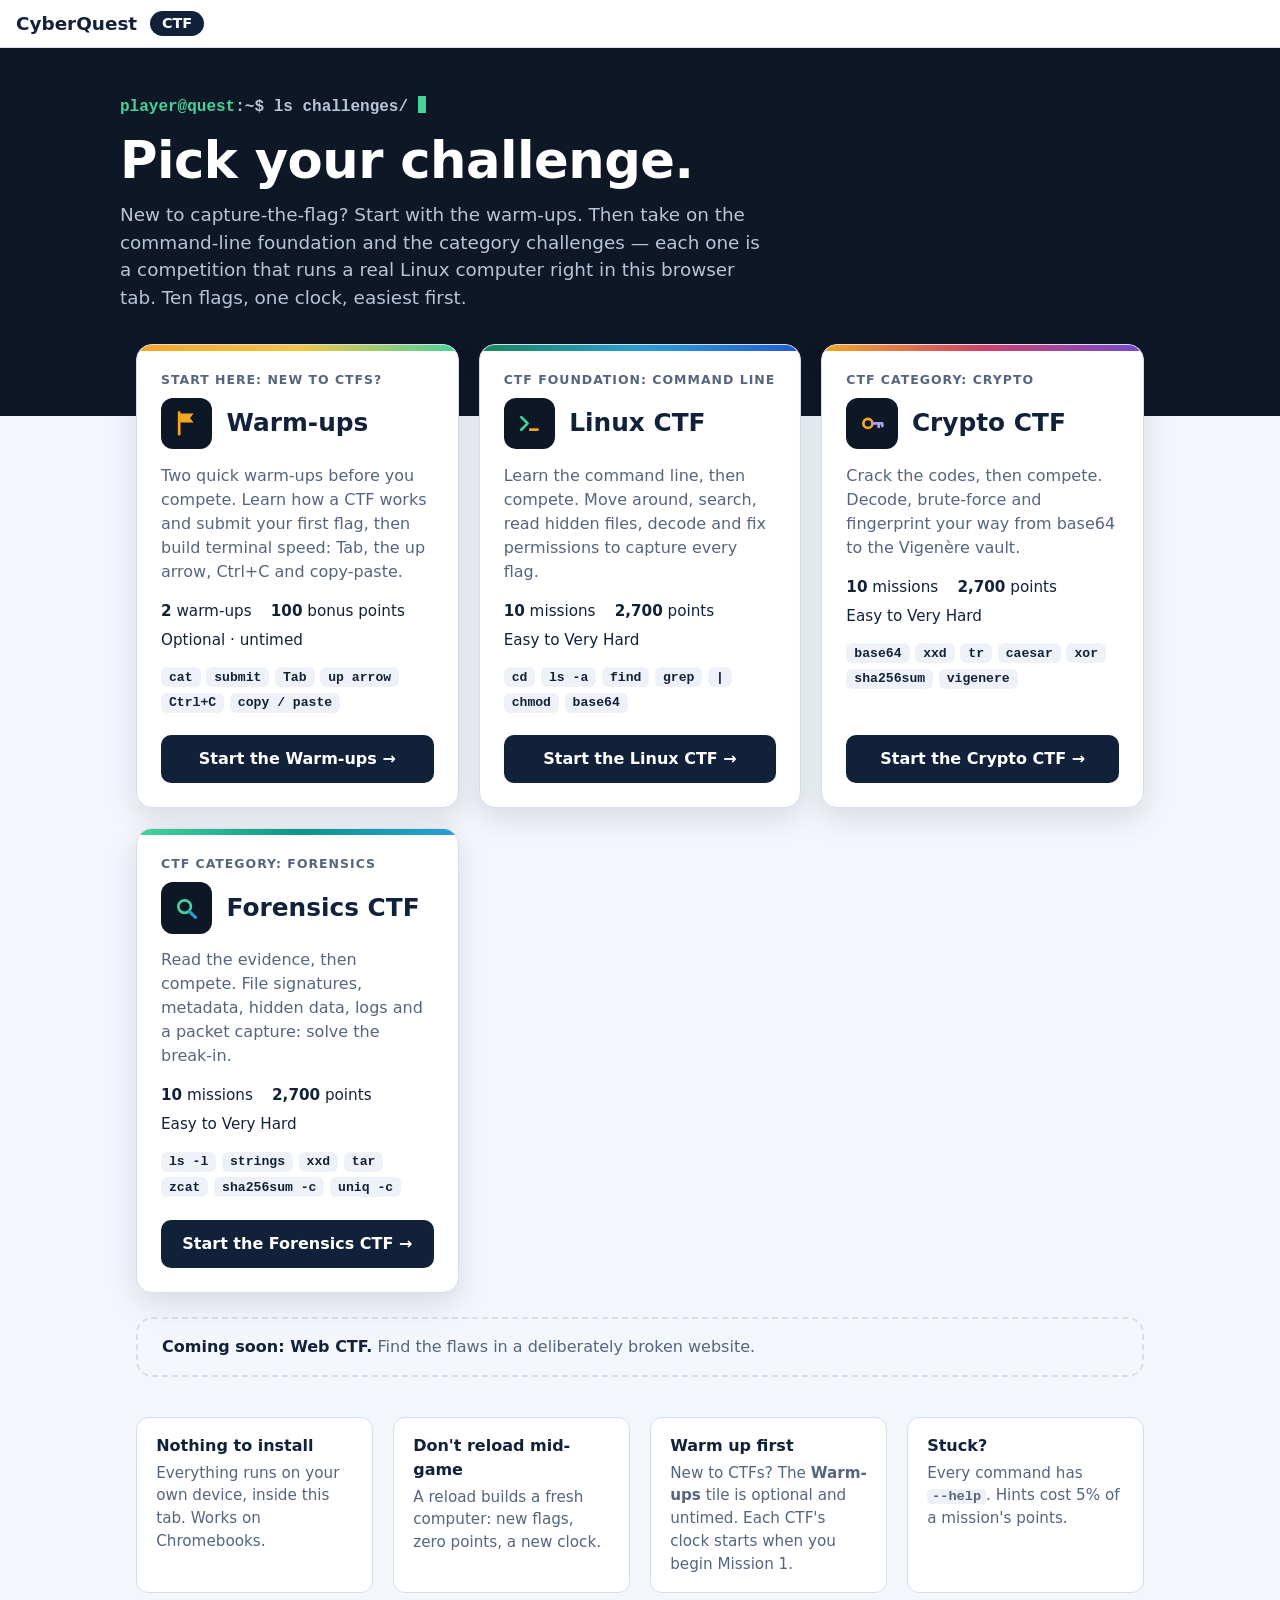
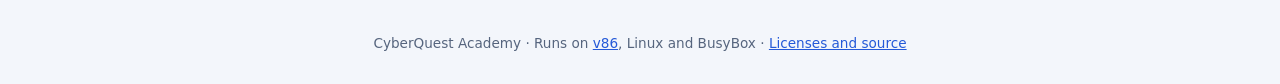
<file: public/index.html>
<!doctype html>
<html lang="en">
<head>
  <meta charset="utf-8">
  <meta name="viewport" content="width=device-width, initial-scale=1">
  <title>CyberQuest CTF</title>
  <link rel="icon" href="data:image/svg+xml,%3Csvg xmlns='http://www.w3.org/2000/svg' viewBox='0 0 32 32'%3E%3Crect width='32' height='32' rx='7' fill='%230e1726'/%3E%3Cpath d='M8 10l7 6-7 6' fill='none' stroke='%2346d39a' stroke-width='3' stroke-linecap='round' stroke-linejoin='round'/%3E%3Cpath d='M17 22h7' stroke='%23f5a623' stroke-width='3' stroke-linecap='round'/%3E%3C/svg%3E">
  <style>
    :root {
      --paper: #f3f6fb; --surface: #fff; --ink: #12213a; --muted: #56657e; --line: #d6deea;
      --terminal: #0e1726; --prompt: #46d39a; --amber: #f5a623; --violet: #7448d4; --green: #17875a;
      --sans: "Avenir Next", "Segoe UI", system-ui, -apple-system, sans-serif;
      --mono: ui-monospace, "SF Mono", "Cascadia Mono", Menlo, Consolas, monospace;
    }
    * { box-sizing: border-box; }
    body { margin: 0; background: var(--paper); color: var(--ink); font: 16px/1.5 var(--sans); }
    a { color: inherit; }
    .bar { display: flex; align-items: center; gap: 0.8rem; padding: 0.6rem 1rem; background: var(--surface); border-bottom: 1px solid var(--line); }
    .brand { font-size: 1.15rem; font-weight: 800; }
    .tag { background: var(--ink); color: #fff; border-radius: 999px; padding: 0.1rem 0.75rem; font-weight: 700; font-size: 0.9rem; }

    .hero { background: var(--terminal); color: #fff; padding: 3rem 1rem 6.5rem; }
    .wrap { max-width: 1040px; margin: 0 auto; }
    .prompt { font: 600 1rem var(--mono); color: #b8c4d9; margin: 0 0 1rem; }
    .prompt b { color: var(--prompt); }
    .cursor { display: inline-block; width: 0.55em; height: 1.1em; vertical-align: -0.15em; background: var(--prompt); animation: blink 1.1s steps(1) infinite; }
    @keyframes blink { 50% { opacity: 0; } }
    h1 { font-size: clamp(2rem, 5vw, 3.2rem); line-height: 1.1; margin: 0 0 0.8rem; letter-spacing: -0.01em; }
    .lede { font-size: 1.15rem; color: #b8c4d9; max-width: 40rem; margin: 0; }

    .games { display: grid; grid-template-columns: repeat(auto-fit, minmax(290px, 1fr)); gap: 1.25rem; margin-top: -4.5rem; padding: 0 1rem; }
    .game { position: relative; display: flex; flex-direction: column; background: var(--surface); border: 1px solid var(--line); border-radius: 16px; padding: 1.5rem; text-decoration: none; box-shadow: 0 10px 30px rgba(18, 33, 58, 0.12); transition: transform 0.15s, box-shadow 0.15s; overflow: hidden; }
    .game::before { content: ""; position: absolute; inset: 0 0 auto 0; height: 6px; background: var(--accent); }
    .game:hover, .game:focus-visible { transform: translateY(-3px); box-shadow: 0 16px 40px rgba(18, 33, 58, 0.18); }
    .game:focus-visible { outline: 3px solid var(--accent-solid); outline-offset: 3px; }
    .warmup { --accent: linear-gradient(90deg, #f5a623, #f5c542, #46d39a); --accent-solid: #f5a623; }
    .linux { --accent: linear-gradient(90deg, #17875a, #2a9fd6, #2459d8); --accent-solid: #17875a; }
    .crypto { --accent: linear-gradient(90deg, #f5a623, #d1416b, #7448d4); --accent-solid: #7448d4; }
    .forensics { --accent: linear-gradient(90deg, #46d39a, #0f9488, #2a9fd6); --accent-solid: #0f9488; }
    .g-head { display: flex; align-items: center; gap: 0.9rem; margin-bottom: 0.9rem; }
    .g-ico { flex: none; width: 3.2rem; height: 3.2rem; border-radius: 12px; display: grid; place-items: center; background: var(--terminal); }
    .g-ico svg { width: 1.8rem; height: 1.8rem; }
    .g-kicker { display: block; margin: 0.2rem 0 0.7rem; font: 700 0.78rem var(--sans); letter-spacing: 0.08em; text-transform: uppercase; color: var(--muted); }
    .game h2 { margin: 0; font-size: 1.55rem; line-height: 1.15; }
    .game p { margin: 0 0 1rem; color: var(--muted); }
    .facts { display: flex; flex-wrap: wrap; gap: 0.4rem 1.2rem; margin: 0 0 1rem; padding: 0; list-style: none; font-size: 0.95rem; }
    .facts b { font-weight: 800; }
    .chips { display: flex; flex-wrap: wrap; gap: 0.35rem; margin: 0 0 1.4rem; padding: 0; list-style: none; }
    .chips li { font: 600 0.82rem var(--mono); background: #eef2f8; border-radius: 6px; padding: 0.15rem 0.5rem; }
    .go { margin-top: auto; display: inline-flex; align-items: center; justify-content: center; gap: 0.4rem; background: var(--ink); color: #fff; font-weight: 700; border-radius: 10px; padding: 0.75rem 1rem; }
    .game:hover .go { background: var(--accent-solid); }

    .soon { max-width: 1040px; margin: 1.5rem auto 0; padding: 0 1rem; display: grid; grid-template-columns: repeat(auto-fit, minmax(300px, 1fr)); gap: 1.25rem; }
    .soon div { border: 2px dashed var(--line); border-radius: 16px; padding: 1rem 1.5rem; color: var(--muted); }
    .soon b { color: var(--ink); }

    .how { max-width: 1040px; margin: 2.5rem auto; padding: 0 1rem; display: grid; grid-template-columns: repeat(auto-fit, minmax(220px, 1fr)); gap: 1.25rem; }
    .how div { background: var(--surface); border: 1px solid var(--line); border-radius: 12px; padding: 1rem 1.2rem; }
    .how h3 { margin: 0 0 0.25rem; font-size: 1rem; }
    .how p { margin: 0; color: var(--muted); font-size: 0.95rem; }
    .how code { white-space: nowrap; font: 600 0.9em var(--mono); background: #eef2f8; padding: 0 0.3rem; border-radius: 4px; }
    footer { text-align: center; color: var(--muted); font-size: 0.85rem; padding: 0 1rem 2rem; }
    footer a { color: #2459d8; }
    @media (prefers-reduced-motion: reduce) { .cursor { animation: none; } .game { transition: none; } }
  </style>
</head>
<body>
  <header class="bar">
    <strong class="brand">CyberQuest</strong>
    <span class="tag">CTF</span>
  </header>

  <section class="hero">
    <div class="wrap">
      <p class="prompt"><b>player@quest</b>:~$ ls challenges/ <span class="cursor" aria-hidden="true"></span></p>
      <h1>Pick your challenge.</h1>
      <p class="lede">New to capture-the-flag? Start with the warm-ups. Then take on the command-line foundation and the category challenges &mdash; each one is a competition that runs a real Linux computer right in this browser tab. Ten flags, one clock, easiest first.</p>
    </div>
  </section>

  <main>
    <div class="games wrap">
      <a class="game warmup" href="warmup/">
        <span class="g-kicker">Start here: New to CTFs?</span>
        <div class="g-head">
          <span class="g-ico"><svg viewBox="0 0 32 32" aria-hidden="true"><path d="M8 4v24" stroke="#f5a623" stroke-width="3" stroke-linecap="round"/><path d="M9 5h15l-4 5 4 5H9z" fill="#f5a623"/></svg></span>
          <h2>Warm-ups</h2>
        </div>
        <p>Two quick warm-ups before you compete. Learn how a CTF works and submit your first flag, then build terminal speed: Tab, the up arrow, Ctrl+C and copy-paste.</p>
        <ul class="facts"><li><b>2</b> warm-ups</li><li><b>100</b> bonus points</li><li>Optional &middot; untimed</li></ul>
        <ul class="chips" aria-label="Skills"><li>cat</li><li>submit</li><li>Tab</li><li>up arrow</li><li>Ctrl+C</li><li>copy / paste</li></ul>
        <span class="go">Start the Warm-ups &rarr;</span>
      </a>
      <a class="game linux" href="linux/">
        <span class="g-kicker">CTF Foundation: Command line</span>
        <div class="g-head">
          <span class="g-ico"><svg viewBox="0 0 32 32" aria-hidden="true"><path d="M7 9l7 7-7 7" fill="none" stroke="#46d39a" stroke-width="3" stroke-linecap="round" stroke-linejoin="round"/><path d="M17 23h8" stroke="#f5a623" stroke-width="3" stroke-linecap="round"/></svg></span>
          <h2>Linux CTF</h2>
        </div>
        <p>Learn the command line, then compete. Move around, search, read hidden files, decode and fix permissions to capture every flag.</p>
        <ul class="facts"><li><b>10</b> missions</li><li><b>2,700</b> points</li><li>Easy to Very Hard</li></ul>
        <ul class="chips" aria-label="Skills"><li>cd</li><li>ls -a</li><li>find</li><li>grep</li><li>|</li><li>chmod</li><li>base64</li></ul>
        <span class="go">Start the Linux CTF &rarr;</span>
      </a>
      <a class="game crypto" href="crypto/">
        <span class="g-kicker">CTF Category: Crypto</span>
        <div class="g-head">
          <span class="g-ico"><svg viewBox="0 0 32 32" aria-hidden="true"><circle cx="11" cy="16" r="5" fill="none" stroke="#f5a623" stroke-width="3"/><path d="M16 16h11M23 16v4M27 16v3" fill="none" stroke="#b49cf0" stroke-width="3" stroke-linecap="round"/></svg></span>
          <h2>Crypto CTF</h2>
        </div>
        <p>Crack the codes, then compete. Decode, brute-force and fingerprint your way from base64 to the Vigen&egrave;re vault.</p>
        <ul class="facts"><li><b>10</b> missions</li><li><b>2,700</b> points</li><li>Easy to Very Hard</li></ul>
        <ul class="chips" aria-label="Skills"><li>base64</li><li>xxd</li><li>tr</li><li>caesar</li><li>xor</li><li>sha256sum</li><li>vigenere</li></ul>
        <span class="go">Start the Crypto CTF &rarr;</span>
      </a>
      <a class="game forensics" href="forensics/">
        <span class="g-kicker">CTF Category: Forensics</span>
        <div class="g-head">
          <span class="g-ico"><svg viewBox="0 0 32 32" aria-hidden="true"><circle cx="14" cy="14" r="7" fill="none" stroke="#46d39a" stroke-width="3"/><path d="M19.5 19.5L26 26" stroke="#2a9fd6" stroke-width="3.4" stroke-linecap="round"/></svg></span>
          <h2>Forensics CTF</h2>
        </div>
        <p>Read the evidence, then compete. File signatures, metadata, hidden data, logs and a packet capture: solve the break-in.</p>
        <ul class="facts"><li><b>10</b> missions</li><li><b>2,700</b> points</li><li>Easy to Very Hard</li></ul>
        <ul class="chips" aria-label="Skills"><li>ls -l</li><li>strings</li><li>xxd</li><li>tar</li><li>zcat</li><li>sha256sum -c</li><li>uniq -c</li></ul>
        <span class="go">Start the Forensics CTF &rarr;</span>
      </a>
    </div>

    <div class="soon">
      <div><b>Coming soon: Web CTF.</b> Find the flaws in a deliberately broken website.</div>
    </div>

    <div class="how">
      <div><h3>Nothing to install</h3><p>Everything runs on your own device, inside this tab. Works on Chromebooks.</p></div>
      <div><h3>Don't reload mid-game</h3><p>A reload builds a fresh computer: new flags, zero points, a new clock.</p></div>
      <div><h3>Warm up first</h3><p>New to CTFs? The <b>Warm-ups</b> tile is optional and untimed. Each CTF's clock starts when you begin Mission 1.</p></div>
      <div><h3>Stuck?</h3><p>Every command has <code>--help</code>. Hints cost 5% of a mission's points.</p></div>
    </div>
  </main>

  <footer>CyberQuest Academy &middot; Runs on <a href="https://github.com/copy/v86">v86</a>, Linux and BusyBox &middot; <a href="NOTICE.txt">Licenses and source</a></footer>
</body>
</html>
</file>
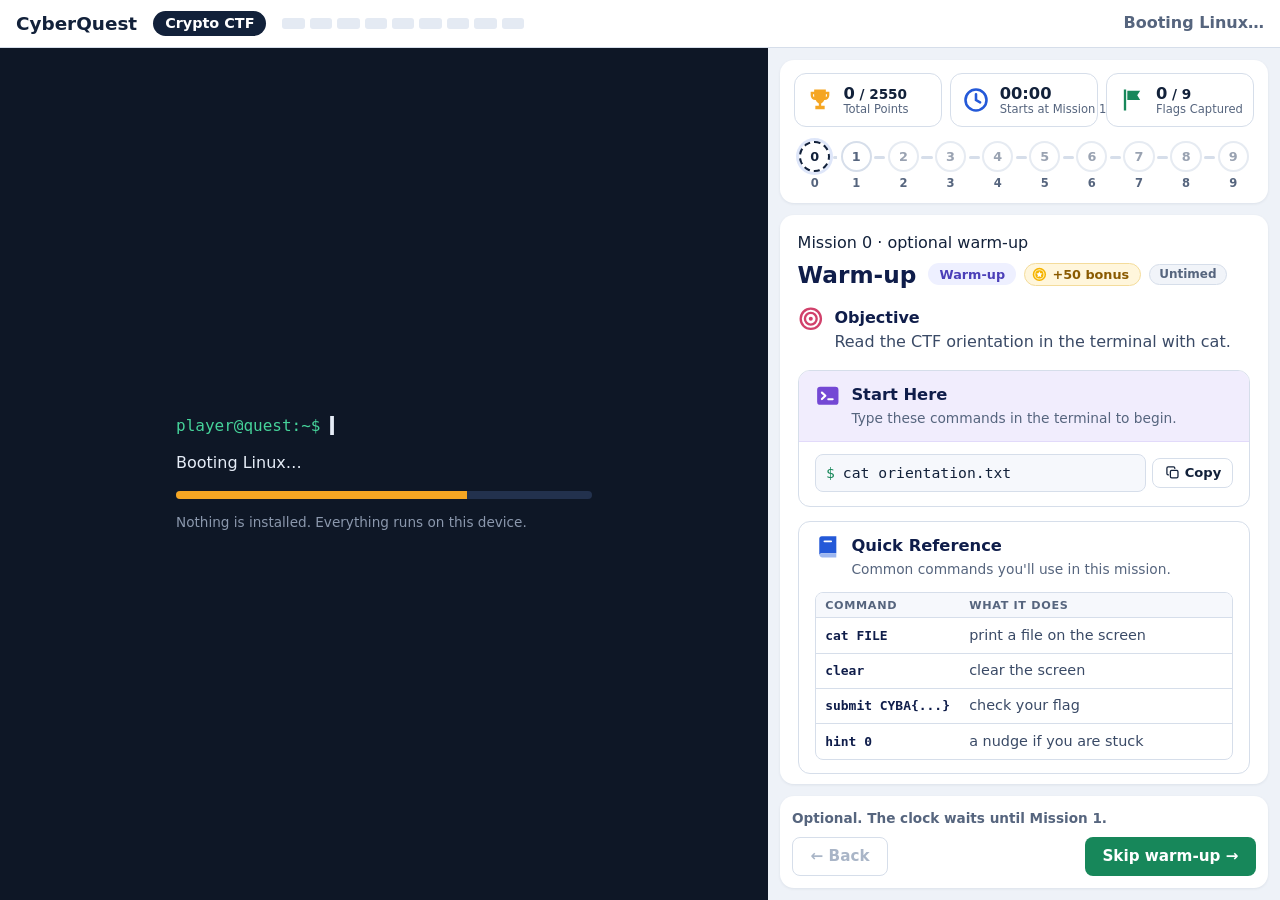
<file: crypto-ctf/public/index.html>
<!doctype html>
<html lang="en">
<head>
  <meta charset="utf-8">
  <meta name="viewport" content="width=device-width, initial-scale=1">
  <title>CyberQuest Crypto CTF</title>
  <link rel="icon" href="data:image/svg+xml,%3Csvg xmlns='http://www.w3.org/2000/svg' viewBox='0 0 32 32'%3E%3Crect width='32' height='32' rx='7' fill='%230e1726'/%3E%3Cpath d='M8 10l7 6-7 6' fill='none' stroke='%2346d39a' stroke-width='3' stroke-linecap='round' stroke-linejoin='round'/%3E%3Cpath d='M17 22h7' stroke='%23f5a623' stroke-width='3' stroke-linecap='round'/%3E%3C/svg%3E">
  <link rel="stylesheet" href="xterm/xterm.css">
  <link rel="stylesheet" href="style.css?v=crypto1">
</head>
<body>
  <header class="bar">
    <strong class="brand">CyberQuest</strong>
    <span class="tag">Crypto CTF</span>
    <div class="track" id="track" aria-label="Missions completed">
      <span class="step" data-n="1"></span><span class="step" data-n="2"></span><span class="step" data-n="3"></span><span class="step" data-n="4"></span><span class="step" data-n="5"></span><span class="step" data-n="6"></span><span class="step" data-n="7"></span><span class="step" data-n="8"></span><span class="step" data-n="9"></span>
    </div>
    <span class="status" id="status" role="status">Loading…</span>
  </header>

  <main class="layout">
    <section class="terminal-wrap" aria-label="Linux terminal">
      <div id="terminal"></div>
      <div class="boot" id="boot">
        <div class="boot-card">
          <pre class="boot-prompt">player@quest:~$ <span class="cursor">▍</span></pre>
          <p id="boot-text">Starting a real Linux computer inside this browser tab…</p>
          <div class="meter"><div id="meter-fill"></div></div>
          <p class="boot-small">Nothing is installed. Everything runs on this device.</p>
        </div>
      </div>
    </section>

    <aside class="side guide" aria-label="Your mission">
      <div class="guide-head">
        <div class="stats">
          <div class="stat" id="score" title="Your score">
            <span class="stat-ico"><svg viewBox="0 0 24 24" aria-hidden="true"><path fill="#f5a623" d="M7 3h10v2h3v3a4 4 0 0 1-4 4h-.3A5 5 0 0 1 13 14.9V17h3v3H8v-3h3v-2.1A5 5 0 0 1 8.3 12H8a4 4 0 0 1-4-4V5h3V3zm0 4H6v1a2 2 0 0 0 1 1.7V7zm10 0v2.7A2 2 0 0 0 18 8V7h-1z"/></svg></span>
            <span class="stat-txt"><b><span id="score-pts">0</span><span class="of"> / <span id="score-max">0</span></span></b><small>Total Points</small></span>
          </div>
          <div class="stat clock" id="clock" title="Competition clock: starts when you start typing in the terminal, stops when every flag is captured">
            <span class="stat-ico"><svg viewBox="0 0 24 24" aria-hidden="true"><circle cx="12" cy="12" r="9" fill="none" stroke="#2459d8" stroke-width="2.2"/><path d="M12 7v5l3.5 2" fill="none" stroke="#2459d8" stroke-width="2.2" stroke-linecap="round"/></svg><span class="clock-dot" aria-hidden="true"></span></span>
            <span class="stat-txt"><b id="clock-time">00:00</b><small id="clock-label">Starts at Mission 1</small></span>
          </div>
          <div class="stat flags" id="flags-stat">
            <span class="stat-ico"><svg viewBox="0 0 24 24" aria-hidden="true"><path fill="#17875a" d="M5 3h2v18H5zM8 4h11l-2.5 4L19 12H8z"/></svg></span>
            <span class="stat-txt"><b id="flags-count">0<span class="of"> / 9</span></b><small id="flags-label">Flags Captured</small></span>
          </div>
        </div>
        <nav id="m-dots" class="stepper" aria-label="Missions"></nav>
      </div>
      <div class="guide-body">
        <span id="m-count" class="m-count">Mission 1 of 9</span>
        <article id="mission" class="mission" aria-live="polite"></article>
        <details class="how card fold">
          <summary><span class="c-ico"><svg viewBox="0 0 24 24" aria-hidden="true"><path fill="#7448d4" d="M7.5 6h9a5.5 5.5 0 0 1 5.4 6.6l-.9 4.6a2.6 2.6 0 0 1-4.5 1.2L14.4 16H9.6l-2.1 2.4A2.6 2.6 0 0 1 3 17.2l-.9-4.6A5.5 5.5 0 0 1 7.5 6z"/><path d="M7.5 9.5v4M5.5 11.5h4" stroke="#fff" stroke-width="1.8" stroke-linecap="round"/><circle cx="15.6" cy="10.4" r="1.2" fill="#fff"/><circle cx="17.8" cy="12.6" r="1.2" fill="#fff"/></svg></span>How to play<span class="chev" aria-hidden="true"></span></summary>
          <ol>
            <li>Click the terminal and type the commands. <b>Copy</b> puts a command on your clipboard to paste.</li>
            <li>Paste with <code>Ctrl+V</code> or a right-click. Highlighting text copies it; middle-click pastes it.</li>
            <li>Prefer the terminal? Your home folder and each mission folder have a <code>README.txt</code>: <code>cat README.txt</code> (or <code>mission 1</code>).</li>
            <li>A flag looks like <code>CYBA{word-1a2b3c4d}</code>. Check it: <code>submit CYBA{...}</code></li>
            <li>Stuck? <code>hint 1</code> (up to 9). A hint costs 5% of that mission's points, charged once.</li>
          </ol>
          <p class="small">Flags change every time this page loads.</p>
        </details>
        <p class="credit">Runs on <a href="https://github.com/copy/v86">v86</a>, Linux and BusyBox. <a href="NOTICE.txt">Licenses and source</a>.</p>
      </div>
      <div class="guide-foot" id="guide-foot">
        <p id="m-state" class="m-state"></p>
        <div class="foot-btns">
          <button id="prev" class="btn ghost" type="button">&larr; Back</button>
          <button id="board" class="btn ghost board" type="button" hidden><span class="b-ico"><svg viewBox="0 0 24 24" aria-hidden="true"><path fill="none" stroke="currentColor" stroke-width="2" stroke-linejoin="round" d="M7 3h10v5a5 5 0 0 1-10 0zM7 5H4v2a3 3 0 0 0 3 3M17 5h3v2a3 3 0 0 1-3 3M12 13v4M8 21h8M9 17h6"/></svg></span>View Leaderboard</button>
          <button id="next" class="btn" type="button" disabled>Next mission &rarr;</button>
        </div>
      </div>
    </aside>
  </main>

  <script src="xterm/xterm.js"></script>
  <script src="v86/libv86.js"></script>
  <script src="lite.js?v=crypto1"></script>
  <script src="guide.js?v=crypto1"></script>
  <script src="app.js?v=crypto1"></script>
</body>
</html>
</file>
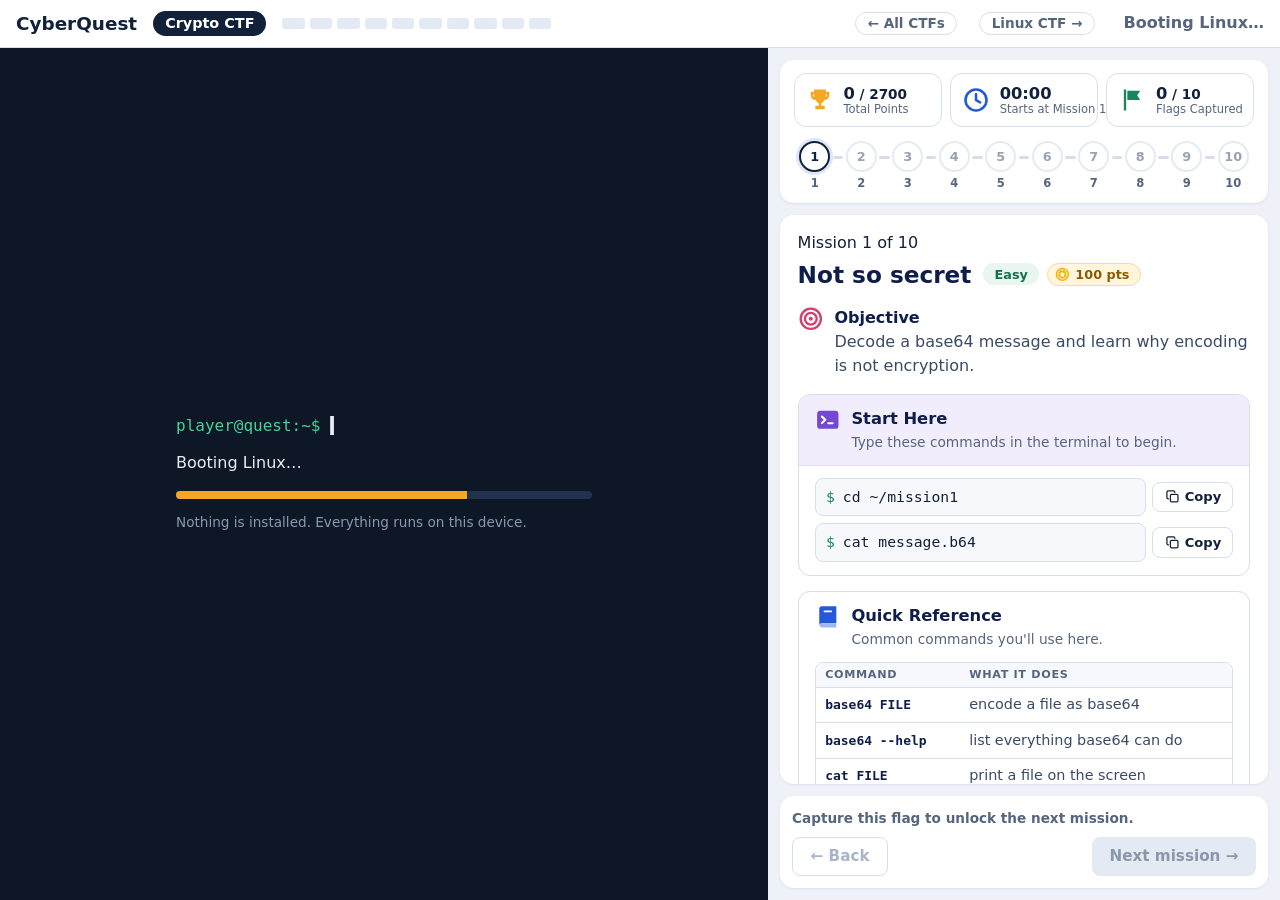
<file: public/crypto/index.html>
<!doctype html>
<html lang="en">
<head>
  <meta charset="utf-8">
  <meta name="viewport" content="width=device-width, initial-scale=1">
  <title>CyberQuest Crypto CTF</title>
  <link rel="icon" href="data:image/svg+xml,%3Csvg xmlns='http://www.w3.org/2000/svg' viewBox='0 0 32 32'%3E%3Crect width='32' height='32' rx='7' fill='%230e1726'/%3E%3Cpath d='M8 10l7 6-7 6' fill='none' stroke='%2346d39a' stroke-width='3' stroke-linecap='round' stroke-linejoin='round'/%3E%3Cpath d='M17 22h7' stroke='%23f5a623' stroke-width='3' stroke-linecap='round'/%3E%3C/svg%3E">
  <link rel="stylesheet" href="../xterm/xterm.css">
  <link rel="stylesheet" href="../style.css?v=20261009f">
</head>
<body>
  <header class="bar">
    <strong class="brand">CyberQuest</strong>
    <span class="tag">Crypto CTF</span>
    <div class="track" id="track" aria-label="Missions completed">
      <span class="step" data-n="1"></span><span class="step" data-n="2"></span><span class="step" data-n="3"></span><span class="step" data-n="4"></span><span class="step" data-n="5"></span><span class="step" data-n="6"></span><span class="step" data-n="7"></span><span class="step" data-n="8"></span><span class="step" data-n="9"></span><span class="step" data-n="10"></span>
    </div>
    <a class="switch" href="../">&larr; All CTFs</a>
    <a class="switch" href="../linux/">Linux CTF &rarr;</a>
    <span class="status" id="status" role="status">Loading Linux…</span>
  </header>

  <main class="layout">
    <section class="terminal-wrap" aria-label="Terminal">
      <div id="terminal"></div>
      <div class="boot" id="boot">
        <div class="boot-card">
          <pre class="boot-prompt">player@quest:~$ <span class="cursor">▍</span></pre>
          <p id="boot-text">Starting a real Linux computer inside this browser tab…</p>
          <div class="meter"><div id="meter-fill"></div></div>
          <p class="boot-small">Nothing is installed. Everything runs on this device.</p>
        </div>
      </div>
    </section>

    <aside class="side guide" aria-label="Your mission">
      <div class="guide-head">
        <div class="stats">
          <div class="stat" id="score" title="Your score">
            <span class="stat-ico"><svg viewBox="0 0 24 24" aria-hidden="true"><path fill="#f5a623" d="M7 3h10v2h3v3a4 4 0 0 1-4 4h-.3A5 5 0 0 1 13 14.9V17h3v3H8v-3h3v-2.1A5 5 0 0 1 8.3 12H8a4 4 0 0 1-4-4V5h3V3zm0 4H6v1a2 2 0 0 0 1 1.7V7zm10 0v2.7A2 2 0 0 0 18 8V7h-1z"/></svg></span>
            <span class="stat-txt"><b><span id="score-pts">0</span><span class="of"> / <span id="score-max">0</span></span></b><small>Total Points</small></span>
          </div>
          <div class="stat clock" id="clock" title="Competition clock: starts when you start typing in the terminal, stops when every flag is captured">
            <span class="stat-ico"><svg viewBox="0 0 24 24" aria-hidden="true"><circle cx="12" cy="12" r="9" fill="none" stroke="#2459d8" stroke-width="2.2"/><path d="M12 7v5l3.5 2" fill="none" stroke="#2459d8" stroke-width="2.2" stroke-linecap="round"/></svg><span class="clock-dot" aria-hidden="true"></span></span>
            <span class="stat-txt"><b id="clock-time">00:00</b><small id="clock-label">Starts at Mission 1</small></span>
          </div>
          <div class="stat flags" id="flags-stat">
            <span class="stat-ico"><svg viewBox="0 0 24 24" aria-hidden="true"><path fill="#17875a" d="M5 3h2v18H5zM8 4h11l-2.5 4L19 12H8z"/></svg></span>
            <span class="stat-txt"><b id="flags-count">0<span class="of"> / 10</span></b><small id="flags-label">Flags Captured</small></span>
          </div>
        </div>
        <nav id="m-dots" class="stepper" aria-label="Missions"></nav>
      </div>
      <div class="guide-body">
        <span id="m-count" class="m-count">Mission 1 of 10</span>
        <article id="mission" class="mission" aria-live="polite"></article>
        <details class="how card fold">
          <summary><span class="c-ico"><svg viewBox="0 0 24 24" aria-hidden="true"><path fill="#7448d4" d="M7.5 6h9a5.5 5.5 0 0 1 5.4 6.6l-.9 4.6a2.6 2.6 0 0 1-4.5 1.2L14.4 16H9.6l-2.1 2.4A2.6 2.6 0 0 1 3 17.2l-.9-4.6A5.5 5.5 0 0 1 7.5 6z"/><path d="M7.5 9.5v4M5.5 11.5h4" stroke="#fff" stroke-width="1.8" stroke-linecap="round"/><circle cx="15.6" cy="10.4" r="1.2" fill="#fff"/><circle cx="17.8" cy="12.6" r="1.2" fill="#fff"/></svg></span>How to play<span class="chev" aria-hidden="true"></span></summary>
          <ol>
            <li>Every crypto tool explains itself: <code>caesar --help</code>, <code>xor --help</code>, <code>tr --help</code>.</li>
            <li>Click the terminal and type the commands. <b>Copy</b> puts a command on your clipboard to paste.</li>
            <li>Paste with <code>Ctrl+V</code> or a right-click. Highlighting text copies it; middle-click pastes it.</li>
            <li>Prefer the terminal? Your home folder and each mission folder have a <code>README.txt</code>: <code>cat README.txt</code> (or <code>mission 1</code>).</li>
            <li>A flag looks like <code>CYBA{word-1a2b3c4d}</code>. Check it: <code>submit CYBA{...}</code></li>
            <li>Stuck? <code>hint 1</code> (up to 10). A hint costs 5% of that mission's points, charged once.</li>
          </ol>
          <p class="small">Flags change every time this page loads.</p>
        </details>
        <p class="credit">Runs on <a href="https://github.com/copy/v86">v86</a>, Linux and BusyBox. <a href="../NOTICE.txt">Licenses and source</a>.</p>
      </div>
      <div class="guide-foot" id="guide-foot">
        <p id="m-state" class="m-state"></p>
        <div class="foot-btns">
          <button id="prev" class="btn ghost" type="button">&larr; Back</button>
          <button id="board" class="btn ghost board" type="button" hidden><span class="b-ico"><svg viewBox="0 0 24 24" aria-hidden="true"><path fill="none" stroke="currentColor" stroke-width="2" stroke-linejoin="round" d="M7 3h10v5a5 5 0 0 1-10 0zM7 5H4v2a3 3 0 0 0 3 3M17 5h3v2a3 3 0 0 1-3 3M12 13v4M8 21h8M9 17h6"/></svg></span>View Leaderboard</button>
          <button id="next" class="btn" type="button" disabled>Next mission &rarr;</button>
        </div>
      </div>
    </aside>
  </main>

  <script>window.QUEST_CONFIG = { base: "../", initrd: "crypto.cpio.gz", missions: 10, unit: "Mission", game: "Crypto CTF", board: "cq-crypto-ctf-runs" };</script>
  <script src="../xterm/xterm.js"></script>
  <script src="../v86/libv86.js"></script>
  <script src="lite.js?v=20261009f"></script>
  <script src="guide.js?v=20261009f"></script>
  <script src="../app.js?v=20261009f"></script>
</body>
</html>
</file>
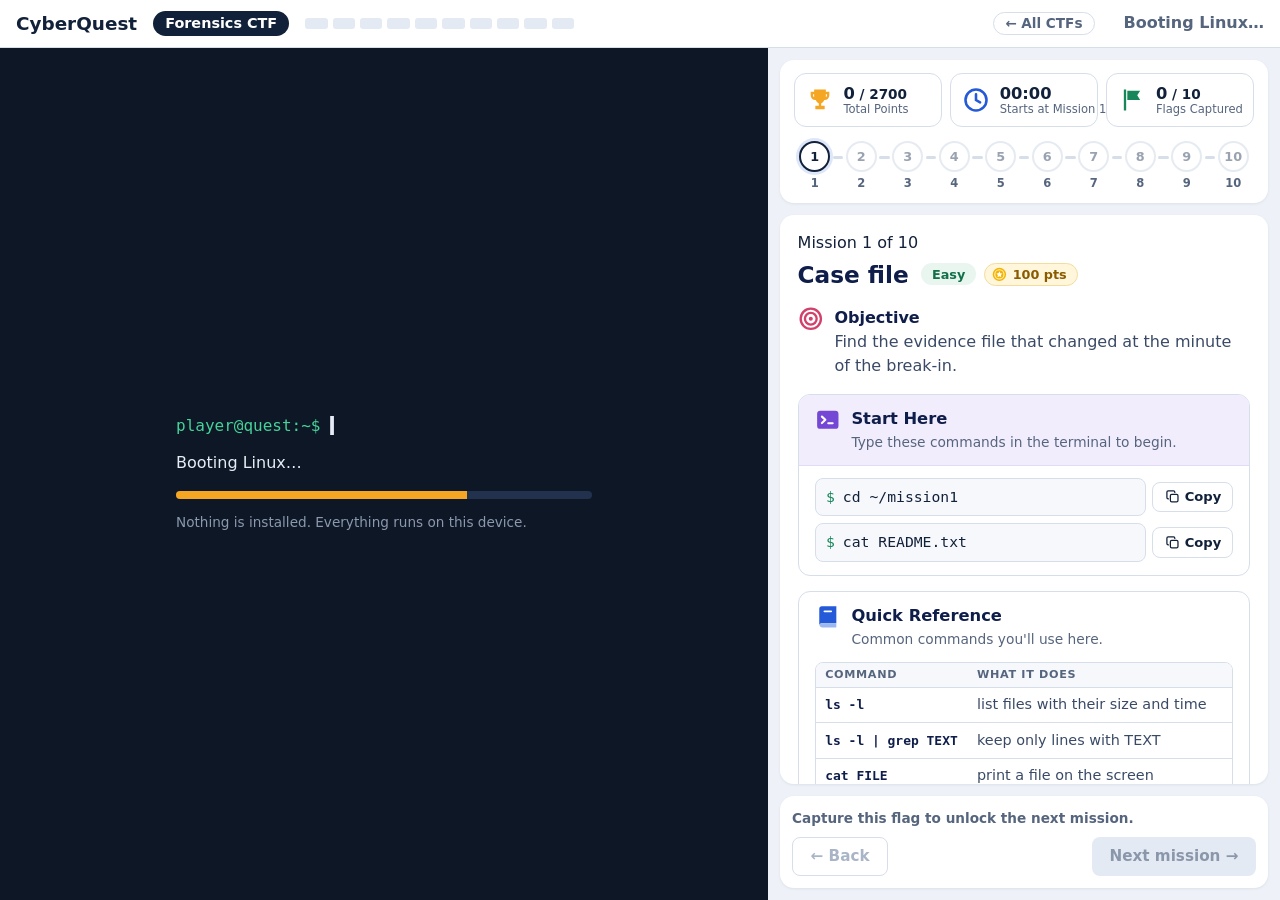
<file: public/forensics/index.html>
<!doctype html>
<html lang="en">
<head>
  <meta charset="utf-8">
  <meta name="viewport" content="width=device-width, initial-scale=1">
  <title>CyberQuest Forensics CTF</title>
  <link rel="icon" href="data:image/svg+xml,%3Csvg xmlns='http://www.w3.org/2000/svg' viewBox='0 0 32 32'%3E%3Crect width='32' height='32' rx='7' fill='%230e1726'/%3E%3Cpath d='M8 10l7 6-7 6' fill='none' stroke='%2346d39a' stroke-width='3' stroke-linecap='round' stroke-linejoin='round'/%3E%3Cpath d='M17 22h7' stroke='%23f5a623' stroke-width='3' stroke-linecap='round'/%3E%3C/svg%3E">
  <link rel="stylesheet" href="../xterm/xterm.css">
  <link rel="stylesheet" href="../style.css?v=20261009f">
</head>
<body>
  <header class="bar">
    <strong class="brand">CyberQuest</strong>
    <span class="tag">Forensics CTF</span>
    <div class="track" id="track" aria-label="Missions completed">
      <span class="step" data-n="1"></span><span class="step" data-n="2"></span><span class="step" data-n="3"></span><span class="step" data-n="4"></span><span class="step" data-n="5"></span><span class="step" data-n="6"></span><span class="step" data-n="7"></span><span class="step" data-n="8"></span><span class="step" data-n="9"></span><span class="step" data-n="10"></span>
    </div>
    <a class="switch" href="../">&larr; All CTFs</a>
    <span class="status" id="status" role="status">Loading Linux…</span>
  </header>

  <main class="layout">
    <section class="terminal-wrap" aria-label="Terminal">
      <div id="terminal"></div>
      <div class="boot" id="boot">
        <div class="boot-card">
          <pre class="boot-prompt">player@quest:~$ <span class="cursor">▍</span></pre>
          <p id="boot-text">Starting a real Linux computer inside this browser tab…</p>
          <div class="meter"><div id="meter-fill"></div></div>
          <p class="boot-small">Nothing is installed. Everything runs on this device.</p>
        </div>
      </div>
    </section>

    <aside class="side guide" aria-label="Your mission">
      <div class="guide-head">
        <div class="stats">
          <div class="stat" id="score" title="Your score">
            <span class="stat-ico"><svg viewBox="0 0 24 24" aria-hidden="true"><path fill="#f5a623" d="M7 3h10v2h3v3a4 4 0 0 1-4 4h-.3A5 5 0 0 1 13 14.9V17h3v3H8v-3h3v-2.1A5 5 0 0 1 8.3 12H8a4 4 0 0 1-4-4V5h3V3zm0 4H6v1a2 2 0 0 0 1 1.7V7zm10 0v2.7A2 2 0 0 0 18 8V7h-1z"/></svg></span>
            <span class="stat-txt"><b><span id="score-pts">0</span><span class="of"> / <span id="score-max">0</span></span></b><small>Total Points</small></span>
          </div>
          <div class="stat clock" id="clock" title="Competition clock: starts when you start typing in the terminal, stops when every flag is captured">
            <span class="stat-ico"><svg viewBox="0 0 24 24" aria-hidden="true"><circle cx="12" cy="12" r="9" fill="none" stroke="#2459d8" stroke-width="2.2"/><path d="M12 7v5l3.5 2" fill="none" stroke="#2459d8" stroke-width="2.2" stroke-linecap="round"/></svg><span class="clock-dot" aria-hidden="true"></span></span>
            <span class="stat-txt"><b id="clock-time">00:00</b><small id="clock-label">Starts at Mission 1</small></span>
          </div>
          <div class="stat flags" id="flags-stat">
            <span class="stat-ico"><svg viewBox="0 0 24 24" aria-hidden="true"><path fill="#17875a" d="M5 3h2v18H5zM8 4h11l-2.5 4L19 12H8z"/></svg></span>
            <span class="stat-txt"><b id="flags-count">0<span class="of"> / 10</span></b><small id="flags-label">Flags Captured</small></span>
          </div>
        </div>
        <nav id="m-dots" class="stepper" aria-label="Missions"></nav>
      </div>
      <div class="guide-body">
        <span id="m-count" class="m-count">Mission 1 of 10</span>
        <article id="mission" class="mission" aria-live="polite"></article>
        <details class="how card fold">
          <summary><span class="c-ico"><svg viewBox="0 0 24 24" aria-hidden="true"><path fill="#7448d4" d="M7.5 6h9a5.5 5.5 0 0 1 5.4 6.6l-.9 4.6a2.6 2.6 0 0 1-4.5 1.2L14.4 16H9.6l-2.1 2.4A2.6 2.6 0 0 1 3 17.2l-.9-4.6A5.5 5.5 0 0 1 7.5 6z"/><path d="M7.5 9.5v4M5.5 11.5h4" stroke="#fff" stroke-width="1.8" stroke-linecap="round"/><circle cx="15.6" cy="10.4" r="1.2" fill="#fff"/><circle cx="17.8" cy="12.6" r="1.2" fill="#fff"/></svg></span>How to play<span class="chev" aria-hidden="true"></span></summary>
          <ol>
            <li>Every forensics tool explains itself: <code>strings --help</code>, <code>filetype --help</code>, <code>tar --help</code>.</li>
            <li>Click the terminal and type the commands. <b>Copy</b> puts a command on your clipboard to paste.</li>
            <li>Paste with <code>Ctrl+V</code> or a right-click. Highlighting text copies it; middle-click pastes it.</li>
            <li>Prefer the terminal? Your home folder and each mission folder have a <code>README.txt</code>: <code>cat README.txt</code> (or <code>mission 1</code>).</li>
            <li>A flag looks like <code>CYBA{word-1a2b3c4d}</code>. Check it: <code>submit CYBA{...}</code></li>
            <li>Stuck? <code>hint 1</code> (up to 10). A hint costs 5% of that mission's points, charged once.</li>
          </ol>
          <p class="small">Flags change every time this page loads.</p>
        </details>
        <p class="credit">Runs on <a href="https://github.com/copy/v86">v86</a>, Linux and BusyBox. <a href="../NOTICE.txt">Licenses and source</a>.</p>
      </div>
      <div class="guide-foot" id="guide-foot">
        <p id="m-state" class="m-state"></p>
        <div class="foot-btns">
          <button id="prev" class="btn ghost" type="button">&larr; Back</button>
          <button id="board" class="btn ghost board" type="button" hidden><span class="b-ico"><svg viewBox="0 0 24 24" aria-hidden="true"><path fill="none" stroke="currentColor" stroke-width="2" stroke-linejoin="round" d="M7 3h10v5a5 5 0 0 1-10 0zM7 5H4v2a3 3 0 0 0 3 3M17 5h3v2a3 3 0 0 1-3 3M12 13v4M8 21h8M9 17h6"/></svg></span>View Leaderboard</button>
          <button id="next" class="btn" type="button" disabled>Next mission &rarr;</button>
        </div>
      </div>
    </aside>
  </main>

  <script>window.QUEST_CONFIG = { base: "../", initrd: "forensics.cpio.gz", missions: 10, unit: "Mission", game: "Forensics CTF", board: "cq-forensics-ctf-runs" };</script>
  <script src="../xterm/xterm.js"></script>
  <script src="../v86/libv86.js"></script>
  <script src="lite.js?v=20261009f"></script>
  <script src="guide.js?v=20261009f"></script>
  <script src="../app.js?v=20261009f"></script>
</body>
</html>
</file>
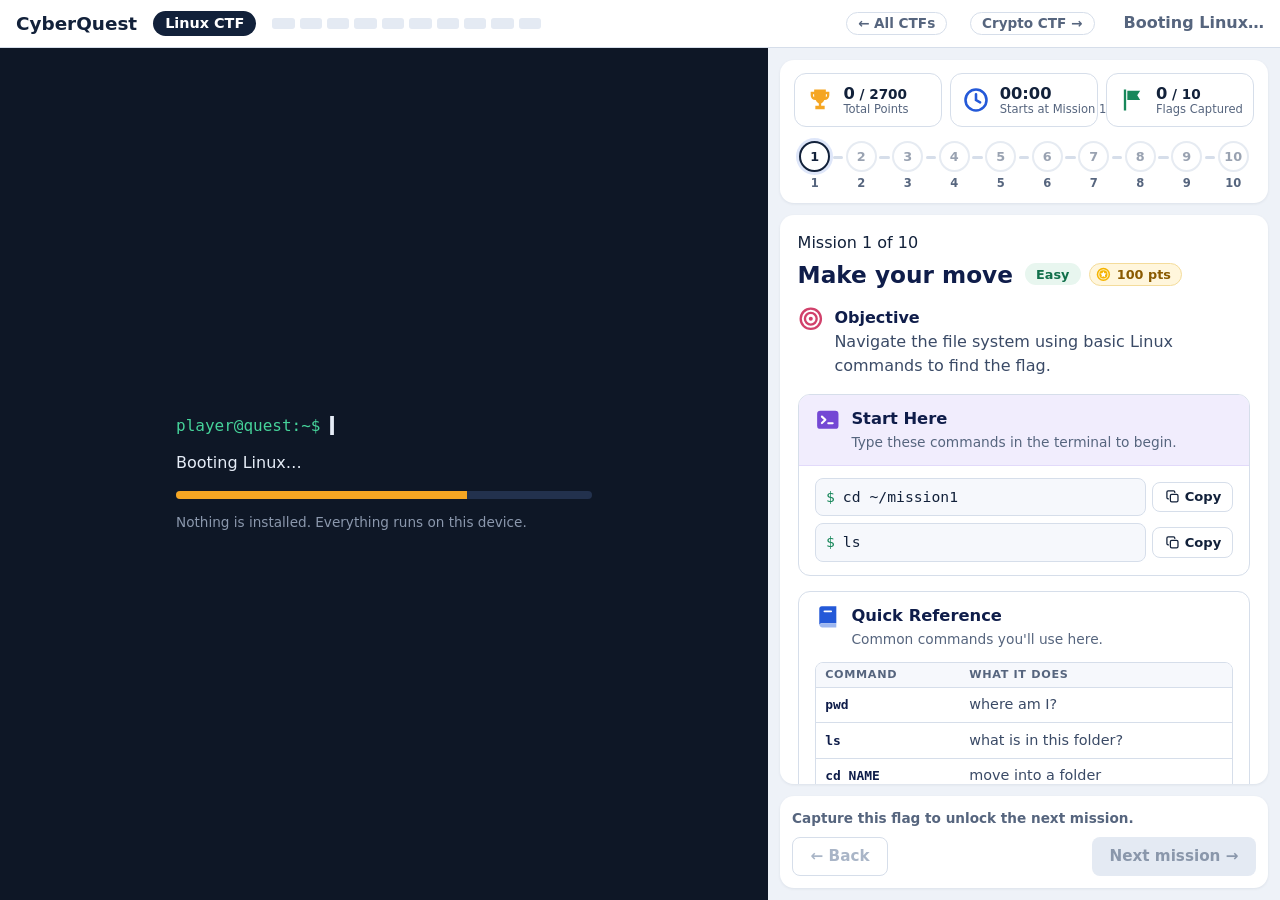
<file: public/linux/index.html>
<!doctype html>
<html lang="en">
<head>
  <meta charset="utf-8">
  <meta name="viewport" content="width=device-width, initial-scale=1">
  <title>CyberQuest Linux CTF</title>
  <link rel="icon" href="data:image/svg+xml,%3Csvg xmlns='http://www.w3.org/2000/svg' viewBox='0 0 32 32'%3E%3Crect width='32' height='32' rx='7' fill='%230e1726'/%3E%3Cpath d='M8 10l7 6-7 6' fill='none' stroke='%2346d39a' stroke-width='3' stroke-linecap='round' stroke-linejoin='round'/%3E%3Cpath d='M17 22h7' stroke='%23f5a623' stroke-width='3' stroke-linecap='round'/%3E%3C/svg%3E">
  <link rel="stylesheet" href="../xterm/xterm.css">
  <link rel="stylesheet" href="../style.css?v=20261009f">
</head>
<body>
  <header class="bar">
    <strong class="brand">CyberQuest</strong>
    <span class="tag">Linux CTF</span>
    <div class="track" id="track" aria-label="Missions completed">
      <span class="step" data-n="1"></span><span class="step" data-n="2"></span><span class="step" data-n="3"></span><span class="step" data-n="4"></span><span class="step" data-n="5"></span><span class="step" data-n="6"></span><span class="step" data-n="7"></span><span class="step" data-n="8"></span><span class="step" data-n="9"></span><span class="step" data-n="10"></span>
    </div>
    <a class="switch" href="../">&larr; All CTFs</a>
    <a class="switch" href="../crypto/">Crypto CTF &rarr;</a>
    <span class="status" id="status" role="status">Loading Linux…</span>
  </header>

  <main class="layout">
    <section class="terminal-wrap" aria-label="Linux terminal">
      <div id="terminal"></div>
      <div class="boot" id="boot">
        <div class="boot-card">
          <pre class="boot-prompt">player@quest:~$ <span class="cursor">▍</span></pre>
          <p id="boot-text">Starting a real Linux computer inside this browser tab…</p>
          <div class="meter"><div id="meter-fill"></div></div>
          <p class="boot-small">Nothing is installed. Everything runs on this device.</p>
        </div>
      </div>
    </section>

    <aside class="side guide" aria-label="Your mission">
      <div class="guide-head">
        <div class="stats">
          <div class="stat" id="score" title="Your score">
            <span class="stat-ico"><svg viewBox="0 0 24 24" aria-hidden="true"><path fill="#f5a623" d="M7 3h10v2h3v3a4 4 0 0 1-4 4h-.3A5 5 0 0 1 13 14.9V17h3v3H8v-3h3v-2.1A5 5 0 0 1 8.3 12H8a4 4 0 0 1-4-4V5h3V3zm0 4H6v1a2 2 0 0 0 1 1.7V7zm10 0v2.7A2 2 0 0 0 18 8V7h-1z"/></svg></span>
            <span class="stat-txt"><b><span id="score-pts">0</span><span class="of"> / <span id="score-max">0</span></span></b><small>Total Points</small></span>
          </div>
          <div class="stat clock" id="clock" title="Competition clock: starts when you start typing in the terminal, stops when every flag is captured">
            <span class="stat-ico"><svg viewBox="0 0 24 24" aria-hidden="true"><circle cx="12" cy="12" r="9" fill="none" stroke="#2459d8" stroke-width="2.2"/><path d="M12 7v5l3.5 2" fill="none" stroke="#2459d8" stroke-width="2.2" stroke-linecap="round"/></svg><span class="clock-dot" aria-hidden="true"></span></span>
            <span class="stat-txt"><b id="clock-time">00:00</b><small id="clock-label">Starts at Mission 1</small></span>
          </div>
          <div class="stat flags" id="flags-stat">
            <span class="stat-ico"><svg viewBox="0 0 24 24" aria-hidden="true"><path fill="#17875a" d="M5 3h2v18H5zM8 4h11l-2.5 4L19 12H8z"/></svg></span>
            <span class="stat-txt"><b id="flags-count">0<span class="of"> / 10</span></b><small id="flags-label">Flags Captured</small></span>
          </div>
        </div>
        <nav id="m-dots" class="stepper" aria-label="Missions"></nav>
      </div>
      <div class="guide-body">
        <span id="m-count" class="m-count">Mission 1 of 10</span>
        <article id="mission" class="mission" aria-live="polite"></article>
        <details class="how card fold">
          <summary><span class="c-ico"><svg viewBox="0 0 24 24" aria-hidden="true"><path fill="#7448d4" d="M7.5 6h9a5.5 5.5 0 0 1 5.4 6.6l-.9 4.6a2.6 2.6 0 0 1-4.5 1.2L14.4 16H9.6l-2.1 2.4A2.6 2.6 0 0 1 3 17.2l-.9-4.6A5.5 5.5 0 0 1 7.5 6z"/><path d="M7.5 9.5v4M5.5 11.5h4" stroke="#fff" stroke-width="1.8" stroke-linecap="round"/><circle cx="15.6" cy="10.4" r="1.2" fill="#fff"/><circle cx="17.8" cy="12.6" r="1.2" fill="#fff"/></svg></span>How to play<span class="chev" aria-hidden="true"></span></summary>
          <ol>
            <li>Click the terminal and type the commands. <b>Copy</b> puts a command on your clipboard to paste.</li>
            <li>Paste with <code>Ctrl+V</code> or a right-click. Highlighting text copies it; middle-click pastes it.</li>
            <li>Prefer the terminal? Your home folder and each mission folder have a <code>README.txt</code>: <code>cat README.txt</code> (or <code>mission 1</code>).</li>
            <li>A flag looks like <code>CYBA{word-1a2b3c4d}</code>. Check it: <code>submit CYBA{...}</code></li>
            <li>Stuck? <code>hint 1</code> (up to 10). A hint costs 5% of that mission's points, charged once.</li>
          </ol>
          <p class="small">Flags change every time this page loads.</p>
        </details>
        <p class="credit">Runs on <a href="https://github.com/copy/v86">v86</a>, Linux and BusyBox. <a href="../NOTICE.txt">Licenses and source</a>.</p>
      </div>
      <div class="guide-foot" id="guide-foot">
        <p id="m-state" class="m-state"></p>
        <div class="foot-btns">
          <button id="prev" class="btn ghost" type="button">&larr; Back</button>
          <button id="board" class="btn ghost board" type="button" hidden><span class="b-ico"><svg viewBox="0 0 24 24" aria-hidden="true"><path fill="none" stroke="currentColor" stroke-width="2" stroke-linejoin="round" d="M7 3h10v5a5 5 0 0 1-10 0zM7 5H4v2a3 3 0 0 0 3 3M17 5h3v2a3 3 0 0 1-3 3M12 13v4M8 21h8M9 17h6"/></svg></span>View Leaderboard</button>
          <button id="next" class="btn" type="button" disabled>Next mission &rarr;</button>
        </div>
      </div>
    </aside>
  </main>

  <script>window.QUEST_CONFIG = { base: "../", initrd: "../images/quest.cpio.gz", missions: 10, unit: "Mission", game: "Linux CTF", board: "cq-linux-ctf-runs" };</script>
  <script src="../xterm/xterm.js"></script>
  <script src="../v86/libv86.js"></script>
  <script src="../lite.js?v=20261009f"></script>
  <script src="../guide.js?v=20261009f"></script>
  <script src="../app.js?v=20261009f"></script>
</body>
</html>
</file>
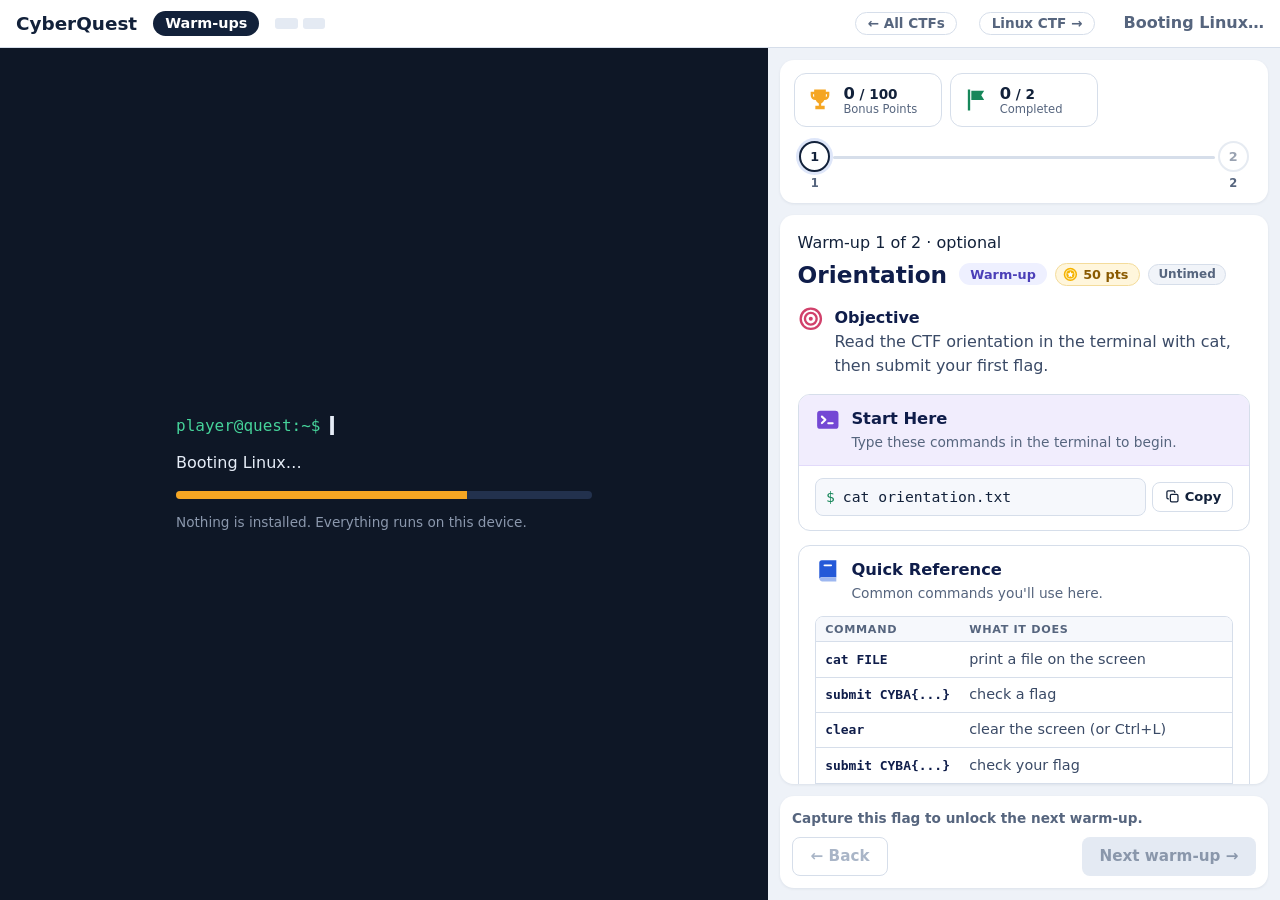
<file: public/warmup/index.html>
<!doctype html>
<html lang="en">
<head>
  <meta charset="utf-8">
  <meta name="viewport" content="width=device-width, initial-scale=1">
  <title>CyberQuest Warm-ups</title>
  <link rel="icon" href="data:image/svg+xml,%3Csvg xmlns='http://www.w3.org/2000/svg' viewBox='0 0 32 32'%3E%3Crect width='32' height='32' rx='7' fill='%230e1726'/%3E%3Cpath d='M8 10l7 6-7 6' fill='none' stroke='%2346d39a' stroke-width='3' stroke-linecap='round' stroke-linejoin='round'/%3E%3Cpath d='M17 22h7' stroke='%23f5a623' stroke-width='3' stroke-linecap='round'/%3E%3C/svg%3E">
  <link rel="stylesheet" href="../xterm/xterm.css">
  <link rel="stylesheet" href="../style.css?v=20261009f">
</head>
<body>
  <header class="bar">
    <strong class="brand">CyberQuest</strong>
    <span class="tag">Warm-ups</span>
    <div class="track" id="track" aria-label="Warm-ups completed">
      <span class="step" data-n="1"></span><span class="step" data-n="2"></span>
    </div>
    <a class="switch" href="../">&larr; All CTFs</a>
    <a class="switch" href="../linux/">Linux CTF &rarr;</a>
    <span class="status" id="status" role="status">Loading…</span>
  </header>

  <main class="layout">
    <section class="terminal-wrap" aria-label="Linux terminal">
      <div id="terminal"></div>
      <div class="boot" id="boot">
        <div class="boot-card">
          <pre class="boot-prompt">player@quest:~$ <span class="cursor">▍</span></pre>
          <p id="boot-text">Starting a real Linux computer inside this browser tab…</p>
          <div class="meter"><div id="meter-fill"></div></div>
          <p class="boot-small">Nothing is installed. Everything runs on this device.</p>
        </div>
      </div>
    </section>

    <aside class="side guide" aria-label="Your warm-ups">
      <div class="guide-head">
        <div class="stats">
          <div class="stat" id="score" title="Your score">
            <span class="stat-ico"><svg viewBox="0 0 24 24" aria-hidden="true"><path fill="#f5a623" d="M7 3h10v2h3v3a4 4 0 0 1-4 4h-.3A5 5 0 0 1 13 14.9V17h3v3H8v-3h3v-2.1A5 5 0 0 1 8.3 12H8a4 4 0 0 1-4-4V5h3V3zm0 4H6v1a2 2 0 0 0 1 1.7V7zm10 0v2.7A2 2 0 0 0 18 8V7h-1z"/></svg></span>
            <span class="stat-txt"><b><span id="score-pts">0</span><span class="of"> / <span id="score-max">0</span></span></b><small>Bonus Points</small></span>
          </div>
          <div class="stat clock" id="clock" title="The warm-ups are untimed">
            <span class="stat-ico"><svg viewBox="0 0 24 24" aria-hidden="true"><circle cx="12" cy="12" r="9" fill="none" stroke="#2459d8" stroke-width="2.2"/><path d="M12 7v5l3.5 2" fill="none" stroke="#2459d8" stroke-width="2.2" stroke-linecap="round"/></svg><span class="clock-dot" aria-hidden="true"></span></span>
            <span class="stat-txt"><b id="clock-time">00:00</b><small id="clock-label">Untimed</small></span>
          </div>
          <div class="stat flags" id="flags-stat">
            <span class="stat-ico"><svg viewBox="0 0 24 24" aria-hidden="true"><path fill="#17875a" d="M5 3h2v18H5zM8 4h11l-2.5 4L19 12H8z"/></svg></span>
            <span class="stat-txt"><b id="flags-count">0<span class="of"> / 2</span></b><small id="flags-label">Completed</small></span>
          </div>
        </div>
        <nav id="m-dots" class="stepper" aria-label="Warm-ups"></nav>
      </div>
      <div class="guide-body">
        <span id="m-count" class="m-count">Warm-up 1 of 2</span>
        <article id="mission" class="mission" aria-live="polite"></article>
        <details class="how card fold">
          <summary><span class="c-ico"><svg viewBox="0 0 24 24" aria-hidden="true"><path fill="#7448d4" d="M7.5 6h9a5.5 5.5 0 0 1 5.4 6.6l-.9 4.6a2.6 2.6 0 0 1-4.5 1.2L14.4 16H9.6l-2.1 2.4A2.6 2.6 0 0 1 3 17.2l-.9-4.6A5.5 5.5 0 0 1 7.5 6z"/><path d="M7.5 9.5v4M5.5 11.5h4" stroke="#fff" stroke-width="1.8" stroke-linecap="round"/><circle cx="15.6" cy="10.4" r="1.2" fill="#fff"/><circle cx="17.8" cy="12.6" r="1.2" fill="#fff"/></svg></span>How to play<span class="chev" aria-hidden="true"></span></summary>
          <ol>
            <li>Click the terminal and type the commands. <b>Copy</b> puts a command on your clipboard to paste.</li>
            <li>Paste with <code>Ctrl+V</code> or a right-click. Highlighting text copies it; middle-click pastes it.</li>
            <li>Prefer the terminal? Your home folder has a <code>README.txt</code>: <code>cat README.txt</code> (or <code>mission 1</code>).</li>
            <li>A flag looks like <code>CYBA{word-1a2b3c4d}</code>. Check it: <code>submit CYBA{...}</code></li>
            <li>Stuck? <code>hint 1</code> — the warm-up hints are free.</li>
          </ol>
          <p class="small">These warm-ups are optional and untimed. Flags change every time this page loads.</p>
        </details>
        <p class="credit">Runs on <a href="https://github.com/copy/v86">v86</a>, Linux and BusyBox. <a href="../NOTICE.txt">Licenses and source</a>.</p>
      </div>
      <div class="guide-foot" id="guide-foot">
        <p id="m-state" class="m-state"></p>
        <div class="foot-btns">
          <button id="prev" class="btn ghost" type="button">&larr; Back</button>
          <button id="board" class="btn ghost board" type="button" hidden><span class="b-ico"><svg viewBox="0 0 24 24" aria-hidden="true"><path fill="none" stroke="currentColor" stroke-width="2" stroke-linejoin="round" d="M7 3h10v5a5 5 0 0 1-10 0zM7 5H4v2a3 3 0 0 0 3 3M17 5h3v2a3 3 0 0 1-3 3M12 13v4M8 21h8M9 17h6"/></svg></span>View Leaderboard</button>
          <button id="next" class="btn" type="button" disabled>Next warm-up &rarr;</button>
        </div>
      </div>
    </aside>
  </main>

  <script>window.QUEST_CONFIG = { base: "../", initrd: "warmup.cpio.gz", missions: 2, unit: "Warm-up", untimed: true, game: "Warm-ups", board: "cq-warmup-runs" };</script>
  <script src="../xterm/xterm.js"></script>
  <script src="../v86/libv86.js"></script>
  <script src="lite.js?v=20261009f"></script>
  <script src="guide.js?v=20261009f"></script>
  <script src="../app.js?v=20261009f"></script>
</body>
</html>
</file>
<file: crypto-ctf/public/xterm/xterm.css>
/**
 * Copyright (c) 2014 The xterm.js authors. All rights reserved.
 * Copyright (c) 2012-2013, Christopher Jeffrey (MIT License)
 * https://github.com/chjj/term.js
 * @license MIT
 *
 * Permission is hereby granted, free of charge, to any person obtaining a copy
 * of this software and associated documentation files (the "Software"), to deal
 * in the Software without restriction, including without limitation the rights
 * to use, copy, modify, merge, publish, distribute, sublicense, and/or sell
 * copies of the Software, and to permit persons to whom the Software is
 * furnished to do so, subject to the following conditions:
 *
 * The above copyright notice and this permission notice shall be included in
 * all copies or substantial portions of the Software.
 *
 * THE SOFTWARE IS PROVIDED "AS IS", WITHOUT WARRANTY OF ANY KIND, EXPRESS OR
 * IMPLIED, INCLUDING BUT NOT LIMITED TO THE WARRANTIES OF MERCHANTABILITY,
 * FITNESS FOR A PARTICULAR PURPOSE AND NONINFRINGEMENT. IN NO EVENT SHALL THE
 * AUTHORS OR COPYRIGHT HOLDERS BE LIABLE FOR ANY CLAIM, DAMAGES OR OTHER
 * LIABILITY, WHETHER IN AN ACTION OF CONTRACT, TORT OR OTHERWISE, ARISING FROM,
 * OUT OF OR IN CONNECTION WITH THE SOFTWARE OR THE USE OR OTHER DEALINGS IN
 * THE SOFTWARE.
 *
 * Originally forked from (with the author's permission):
 *   Fabrice Bellard's javascript vt100 for jslinux:
 *   http://bellard.org/jslinux/
 *   Copyright (c) 2011 Fabrice Bellard
 *   The original design remains. The terminal itself
 *   has been extended to include xterm CSI codes, among
 *   other features.
 */

/**
 *  Default styles for xterm.js
 */

.xterm {
    cursor: text;
    position: relative;
    user-select: none;
    -ms-user-select: none;
    -webkit-user-select: none;
}

.xterm.focus,
.xterm:focus {
    outline: none;
}

.xterm .xterm-helpers {
    position: absolute;
    top: 0;
    /**
     * The z-index of the helpers must be higher than the canvases in order for
     * IMEs to appear on top.
     */
    z-index: 5;
}

.xterm .xterm-helper-textarea {
    padding: 0;
    border: 0;
    margin: 0;
    /* Move textarea out of the screen to the far left, so that the cursor is not visible */
    position: absolute;
    opacity: 0;
    left: -9999em;
    top: 0;
    width: 0;
    height: 0;
    z-index: -5;
    /** Prevent wrapping so the IME appears against the textarea at the correct position */
    white-space: nowrap;
    overflow: hidden;
    resize: none;
}

.xterm .composition-view {
    /* TODO: Composition position got messed up somewhere */
    background: #000;
    color: #FFF;
    display: none;
    position: absolute;
    white-space: nowrap;
    z-index: 1;
}

.xterm .composition-view.active {
    display: block;
}

.xterm .xterm-viewport {
    /* On OS X this is required in order for the scroll bar to appear fully opaque */
    background-color: #000;
    overflow-y: scroll;
    cursor: default;
    position: absolute;
    right: 0;
    left: 0;
    top: 0;
    bottom: 0;
}

.xterm .xterm-screen {
    position: relative;
}

.xterm .xterm-screen canvas {
    position: absolute;
    left: 0;
    top: 0;
}

.xterm-char-measure-element {
    display: inline-block;
    visibility: hidden;
    position: absolute;
    top: 0;
    left: -9999em;
    line-height: normal;
}

.xterm.enable-mouse-events {
    /* When mouse events are enabled (eg. tmux), revert to the standard pointer cursor */
    cursor: default;
}

.xterm.xterm-cursor-pointer,
.xterm .xterm-cursor-pointer {
    cursor: pointer;
}

.xterm.column-select.focus {
    /* Column selection mode */
    cursor: crosshair;
}

.xterm .xterm-accessibility:not(.debug),
.xterm .xterm-message {
    position: absolute;
    left: 0;
    top: 0;
    bottom: 0;
    right: 0;
    z-index: 10;
    color: transparent;
    pointer-events: none;
}

.xterm .xterm-accessibility-tree:not(.debug) *::selection {
  color: transparent;
}

.xterm .xterm-accessibility-tree {
  font-family: monospace;
  user-select: text;
  white-space: pre;
}

.xterm .xterm-accessibility-tree > div {
  transform-origin: left;
  width: fit-content;
}

.xterm .live-region {
    position: absolute;
    left: -9999px;
    width: 1px;
    height: 1px;
    overflow: hidden;
}

.xterm-dim {
    /* Dim should not apply to background, so the opacity of the foreground color is applied
     * explicitly in the generated class and reset to 1 here */
    opacity: 1 !important;
}

.xterm-underline-1 { text-decoration: underline; }
.xterm-underline-2 { text-decoration: double underline; }
.xterm-underline-3 { text-decoration: wavy underline; }
.xterm-underline-4 { text-decoration: dotted underline; }
.xterm-underline-5 { text-decoration: dashed underline; }

.xterm-overline {
    text-decoration: overline;
}

.xterm-overline.xterm-underline-1 { text-decoration: overline underline; }
.xterm-overline.xterm-underline-2 { text-decoration: overline double underline; }
.xterm-overline.xterm-underline-3 { text-decoration: overline wavy underline; }
.xterm-overline.xterm-underline-4 { text-decoration: overline dotted underline; }
.xterm-overline.xterm-underline-5 { text-decoration: overline dashed underline; }

.xterm-strikethrough {
    text-decoration: line-through;
}

.xterm-screen .xterm-decoration-container .xterm-decoration {
	z-index: 6;
	position: absolute;
}

.xterm-screen .xterm-decoration-container .xterm-decoration.xterm-decoration-top-layer {
	z-index: 7;
}

.xterm-decoration-overview-ruler {
    z-index: 8;
    position: absolute;
    top: 0;
    right: 0;
    pointer-events: none;
}

.xterm-decoration-top {
    z-index: 2;
    position: relative;
}



/* Derived from vs/base/browser/ui/scrollbar/media/scrollbar.css */

/* xterm.js customization: Override xterm's cursor style */
.xterm .xterm-scrollable-element > .scrollbar {
    cursor: default;
}

/* Arrows */
.xterm .xterm-scrollable-element > .scrollbar > .scra {
	cursor: pointer;
	font-size: 11px !important;
}

.xterm .xterm-scrollable-element > .visible {
	opacity: 1;

	/* Background rule added for IE9 - to allow clicks on dom node */
	background:rgba(0,0,0,0);

	transition: opacity 100ms linear;
	/* In front of peek view */
	z-index: 11;
}
.xterm .xterm-scrollable-element > .invisible {
	opacity: 0;
	pointer-events: none;
}
.xterm .xterm-scrollable-element > .invisible.fade {
	transition: opacity 800ms linear;
}

/* Scrollable Content Inset Shadow */
.xterm .xterm-scrollable-element > .shadow {
	position: absolute;
	display: none;
}
.xterm .xterm-scrollable-element > .shadow.top {
	display: block;
	top: 0;
	left: 3px;
	height: 3px;
	width: 100%;
	box-shadow: var(--vscode-scrollbar-shadow, #000) 0 6px 6px -6px inset;
}
.xterm .xterm-scrollable-element > .shadow.left {
	display: block;
	top: 3px;
	left: 0;
	height: 100%;
	width: 3px;
	box-shadow: var(--vscode-scrollbar-shadow, #000) 6px 0 6px -6px inset;
}
.xterm .xterm-scrollable-element > .shadow.top-left-corner {
	display: block;
	top: 0;
	left: 0;
	height: 3px;
	width: 3px;
}
.xterm .xterm-scrollable-element > .shadow.top.left {
	box-shadow: var(--vscode-scrollbar-shadow, #000) 6px 0 6px -6px inset;
}
</file>
<file: crypto-ctf/public/style.css>
:root {
  --paper: #f3f6fb;
  --surface: #ffffff;
  --ink: #12213a;
  --muted: #56657e;
  --line: #d6deea;
  --green: #17875a;
  --amber: #f5a623;
  --terminal: #0e1726;
  --t0: #17875a;
  --t1: #2a9fd6;
  --t2: #2459d8;
  --t3: #7448d4;
  --t4: #d1416b;
  --t5: #e8820c;
  --sans: "Avenir Next", "Segoe UI", system-ui, -apple-system, sans-serif;
  --mono: ui-monospace, "SF Mono", "Cascadia Mono", Menlo, Consolas, monospace;
}
* { box-sizing: border-box; }
[hidden] { display: none !important; }
html, body { height: 100%; }
body { margin: 0; background: var(--paper); color: var(--ink); font: 16px/1.5 var(--sans); display: flex; flex-direction: column; }
code { font-family: var(--mono); font-size: 0.9em; background: #eef2f8; padding: 0.05rem 0.3rem; border-radius: 4px; }
a { color: #2459d8; }

.bar { display: flex; align-items: center; gap: 1rem; padding: 0.6rem 1rem; background: var(--surface); border-bottom: 1px solid var(--line); flex-wrap: wrap; }
.brand { font-size: 1.15rem; font-weight: 800; }
.tag { background: var(--ink); color: #fff; border-radius: 999px; padding: 0.1rem 0.75rem; font-weight: 700; font-size: 0.9rem; }
.track { display: flex; gap: 5px; }
.step { width: 1.4rem; height: 0.7rem; border-radius: 3px; background: #e4eaf3; transition: background 0.5s; }
.step[data-n="1"].done { background: var(--t0); }
.step[data-n="2"].done { background: var(--t1); }
.step[data-n="3"].done { background: var(--t2); }
.step[data-n="4"].done { background: var(--t3); }
.step[data-n="5"].done { background: var(--t4); }
.step[data-n="6"].done { background: var(--t5); }
.step[data-n="7"].done { background: #c9a227; }
.step[data-n="8"].done { background: #0f9488; }
.step[data-n="9"].done { background: #5b6ee1; }
.step[data-n="10"].done { background: #b4233f; }
.status { margin-left: auto; color: var(--muted); font-weight: 600; }

.layout { flex: 1; min-height: 0; display: grid; grid-template-columns: minmax(0, 1fr) minmax(22rem, 32rem); }
.terminal-wrap { position: relative; background: var(--terminal); min-height: 0; padding: 0.6rem; }
#terminal { height: 100%; }
#terminal .xterm { height: 100%; }
/* Dark terminal scrollbar (Windows draws a white one otherwise). */
#terminal .xterm-viewport { background-color: #000 !important; scrollbar-color: #33415c #000; }
#terminal .xterm-viewport::-webkit-scrollbar { width: 10px; background: #000; }
#terminal .xterm-viewport::-webkit-scrollbar-thumb { background: #33415c; border-radius: 5px; }

.boot { position: absolute; inset: 0; display: grid; place-items: center; background: var(--terminal); transition: opacity 0.4s; }
.boot.gone { opacity: 0; pointer-events: none; }
.boot-card { width: min(26rem, 90%); color: #e6edf7; }
.boot-prompt { margin: 0 0 1rem; color: #46d39a; font: 1rem var(--mono); }
.cursor { color: #e6edf7; animation: blink 1.1s steps(2) infinite; }
@keyframes blink { 50% { opacity: 0; } }
.meter { height: 8px; background: #22314d; border-radius: 4px; overflow: hidden; margin: 0.8rem 0; }
#meter-fill { height: 100%; width: 3%; background: var(--amber); transition: width 0.4s; }
.boot-small { color: #8b98ad; font-size: 0.85rem; margin: 0; }

/* ---- mission guide (right side) ---- */
.side { display: grid; grid-template-rows: auto minmax(0, 1fr) auto; min-height: 0; background: #eef2f8; padding: 0.75rem; gap: 0.75rem; }
.guide-head { padding: 0.85rem; border-radius: 14px; background: var(--surface); box-shadow: 0 1px 3px rgba(18, 33, 58, 0.08); display: grid; gap: 0.9rem; }
.stats { display: grid; grid-template-columns: repeat(3, minmax(0, 1fr)); gap: 0.5rem; }
.stat { display: flex; align-items: center; gap: 0.6rem; background: var(--surface); border: 1px solid var(--line); border-radius: 12px; padding: 0.6rem 0.7rem; min-width: 0; }
.stat-ico { position: relative; flex: none; width: 1.75rem; height: 1.75rem; }
.stat-ico svg { width: 100%; height: 100%; display: block; }
.stat-txt { display: grid; min-width: 0; line-height: 1.15; }
.stat-txt b { font: 800 1.02rem var(--sans); font-variant-numeric: tabular-nums; white-space: nowrap; }
.stat-txt b .of { font-size: 0.85rem; font-weight: 700; color: var(--ink); }
.stat-txt small { font-size: 0.72rem; color: var(--muted); white-space: nowrap; }
.stat.bump { animation: bump 0.6s ease-out; }
@keyframes bump { 0% { transform: scale(1); } 40% { transform: scale(1.06); background: #e8f6ef; } 100% { transform: scale(1); } }
.clock-dot { position: absolute; right: -2px; top: -2px; width: 0.5rem; height: 0.5rem; border-radius: 50%; background: transparent; }
.clock.running .clock-dot { background: #e5484d; animation: blink 1.4s steps(2) infinite; }
.clock.stopped { background: #eef4ff; border-color: #c9d8f8; }
.flags.all { background: #e3f6ec; border-color: #b5e2cb; }
.flags.all .stat-txt b { color: var(--green); }

.stepper { display: flex; align-items: flex-start; padding: 0 0.2rem; }
.step-bar { flex: 1; height: 3px; margin-top: 1.05rem; background: var(--line); border-radius: 2px; }
.step-bar.ok { background: var(--green); }
.step-btn { flex: none; display: grid; justify-items: center; gap: 0.2rem; background: none; border: 0; padding: 0 0.15rem; cursor: pointer; font: inherit; color: var(--muted); }
.step-dot { width: 2.2rem; height: 2.2rem; border-radius: 50%; display: grid; place-items: center; border: 2px solid var(--line); background: var(--surface); font: 800 0.8rem var(--sans); color: var(--muted); }
.step-dot svg { width: 1.2rem; height: 1.2rem; }
.step-btn.ok .step-dot { background: var(--green); border-color: var(--green); color: #fff; }
.step-btn.here .step-dot { border-color: var(--ink); color: var(--ink); box-shadow: 0 0 0 3px rgba(36, 89, 216, 0.15); }
.step-btn.here.ok .step-dot { color: #fff; box-shadow: 0 0 0 3px rgba(23, 135, 90, 0.25); }
.step-num { font: 700 0.72rem var(--sans); }
.step-btn:disabled { cursor: default; }
.step-btn:disabled .step-dot { opacity: 0.6; }

.guide-body { overflow-y: auto; padding: 1rem 1.1rem 1.1rem; border-radius: 14px; background: var(--surface); box-shadow: 0 1px 3px rgba(18, 33, 58, 0.08); display: flex; flex-direction: column; gap: 0.9rem; }
.guide-body > .m-count { margin-bottom: -0.6rem; }
.guide-body > .m-count:empty { display: none; }
.mission { display: flex; flex-direction: column; gap: 0.9rem; }
.mission h2 { font-size: 1.3rem; margin: 0; line-height: 1.25; }
.title-row { display: flex; align-items: center; justify-content: space-between; gap: 0.75rem; }
.level { flex: none; font: 800 0.7rem var(--sans); text-transform: uppercase; letter-spacing: 0.08em; padding: 0.25rem 0.6rem; border-radius: 999px; }
.level.easy { background: #e8f6ef; color: #12704b; }
.level.medium { background: #fff4de; color: #9a5b00; }
.level.hard { background: #fde8ec; color: #b4233f; }
.level.very-hard { background: #2a1430; color: #ff8fb1; }
.captured-at { font: 700 0.95rem var(--mono); }
.pts { font: 700 0.95rem var(--mono); color: var(--green); }
.times { width: 100%; border-collapse: collapse; font-size: 0.95rem; }
.times td { padding: 0.3rem 0; border-bottom: 1px solid var(--line); }
.times td.num { text-align: right; font: 700 0.9rem var(--mono); white-space: nowrap; padding-left: 0.8rem; }
.times tr.total td { border-bottom: 0; font-weight: 800; }
.times tr.head td { font: 800 0.7rem var(--sans); text-transform: uppercase; letter-spacing: 0.08em; color: var(--muted); }
.mission p { margin: 0; }
.mission p code, .hint code { white-space: nowrap; }
.moves { display: block; line-height: 1.9; padding: 0.5rem 0.8rem; border-left: 3px solid var(--line); }
.moves code { display: inline-block; min-width: 5.5rem; }
.mission .big-win { font-size: 1.1rem; font-weight: 700; color: var(--green); }
.label { display: block; font-size: 0.72rem; font-weight: 800; text-transform: uppercase; letter-spacing: 0.08em; color: var(--muted); margin-bottom: 0.4rem; }

.card { border: 1px solid var(--line); border-radius: 12px; padding: 0.85rem 1rem; background: var(--surface); }


.h-ico { display: inline-block; width: 1.5rem; height: 1.5rem; flex: none; }
.h-ico svg { width: 100%; height: 100%; display: block; }
.small { color: var(--muted); font-size: 0.85rem; margin: 0.6rem 0 0; }
.credit { color: var(--muted); font-size: 0.8rem; margin: 0; }

.guide-foot { padding: 0.75rem; border-radius: 14px; background: var(--surface); box-shadow: 0 1px 3px rgba(18, 33, 58, 0.08); display: grid; gap: 0.55rem; }
.guide-foot.finished .m-state { display: none; }
.guide-foot.finished .foot-btns { display: grid; grid-template-columns: 1fr 1fr; }
.guide-foot.finished .btn { padding: 0.8rem 0.6rem; font-size: 1rem; display: inline-flex; align-items: center; justify-content: center; gap: 0.5rem; }
.b-ico { display: inline-block; width: 1.15rem; height: 1.15rem; }
.b-ico svg { width: 100%; height: 100%; display: block; }
.btn.board { background: #e7eefc; color: #12213a; border: 0; }
.btn.board:hover { background: #dbe5fb; }
.foot-btns { display: flex; justify-content: space-between; gap: 0.6rem; }
.m-state { margin: 0; font-size: 0.85rem; font-weight: 600; color: var(--muted); }
.m-state.ok { color: var(--green); }
.btn { font: 700 0.95rem var(--sans); color: #fff; background: var(--green); border: 0; border-radius: 8px; padding: 0.6rem 1.1rem; cursor: pointer; }
.btn:hover:not(:disabled) { filter: brightness(1.08); }
.btn:disabled { background: #e4eaf3; color: #8a97ab; cursor: not-allowed; }
.btn.ghost { color: var(--ink); background: var(--surface); border: 1px solid var(--line); }
.btn.ghost:disabled { color: #a9b5c7; background: var(--surface); }
body.won .status { color: var(--green); }
:focus-visible { outline: 3px solid var(--amber); outline-offset: 2px; }

@media (max-width: 860px) {
  .layout { grid-template-columns: 1fr; grid-template-rows: 60vh auto; }
  html, body { height: auto; }
  .layout { flex: none; }
  .layout > * { min-width: 0; }
  .terminal-wrap { overflow: hidden; }
  body { overflow-x: hidden; }
  .side { display: block; border-left: 0; border-top: 1px solid var(--line); }
  .guide-body { overflow: visible; }
  .guide-foot { position: sticky; bottom: 0; box-shadow: 0 -4px 12px rgba(18, 33, 58, 0.08); }
}
@media (max-width: 520px) {
  .stat-ico { display: none; }
  .stat { padding: 0.45rem 0.5rem; }
}
@media (prefers-reduced-motion: reduce) { .cursor, .clock.running .clock-dot, .stat.bump, .confetti i { animation: none; } .step, #meter-fill, .boot { transition: none; } }

/* ---- finish view ---- */
.complete { position: relative; overflow: hidden; display: flex; align-items: center; gap: 1.1rem; padding: 1.2rem 1.2rem; border-radius: 14px; background: linear-gradient(135deg, #e6f7ee, #f3fbf6 55%, #fffaf0); border: 1px solid #b9e4cd; }
.complete h2 { font-size: 1.6rem; margin: 0 0 0.25rem; color: #0f1d4a; }
.complete p { margin: 0; color: #3a4a66; line-height: 1.45; }
.trophy { position: relative; z-index: 1; flex: none; width: 4.6rem; height: 4.6rem; }
.trophy svg { width: 100%; height: 100%; filter: drop-shadow(0 4px 6px rgba(154, 91, 0, 0.3)); }
.confetti i { position: absolute; width: 0.55rem; height: 0.2rem; border-radius: 2px; animation: drop 2.4s ease-in-out infinite alternate; }
.confetti i:nth-child(1) { left: 4%; top: 18%; background: #2a9fd6; transform: rotate(60deg); }
.confetti i:nth-child(2) { left: 8%; top: 70%; background: #7448d4; transform: rotate(-30deg); animation-delay: 0.3s; }
.confetti i:nth-child(3) { left: 16%; top: 8%; background: #f5a623; transform: rotate(20deg); animation-delay: 0.6s; }
.confetti i:nth-child(4) { left: 21%; top: 86%; background: #d1416b; transform: rotate(-60deg); animation-delay: 0.2s; }
.confetti i:nth-child(5) { left: 3%; top: 45%; background: #d1416b; transform: rotate(80deg); animation-delay: 0.9s; }
.confetti i:nth-child(6) { left: 24%; top: 30%; background: #17875a; transform: rotate(-15deg); animation-delay: 0.5s; }
.confetti i:nth-child(7) { left: 90%; top: 12%; background: #17875a; transform: rotate(-50deg); animation-delay: 0.1s; }
.confetti i:nth-child(8) { left: 95%; top: 42%; background: #7448d4; transform: rotate(35deg); animation-delay: 0.7s; }
.confetti i:nth-child(9) { left: 88%; top: 74%; background: #f5c400; transform: rotate(-70deg); animation-delay: 0.4s; }
.confetti i:nth-child(10) { left: 60%; top: 6%; background: #2a9fd6; transform: rotate(15deg); animation-delay: 1s; }
.confetti i:nth-child(11) { left: 72%; top: 90%; background: #f5a623; transform: rotate(50deg); animation-delay: 0.8s; }
.confetti i:nth-child(12) { left: 42%; top: 88%; background: #2459d8; transform: rotate(-25deg); animation-delay: 0.35s; }
@keyframes drop { from { translate: 0 -2px; } to { translate: 0 4px; } }
.card h3 { display: flex; align-items: center; gap: 0.55rem; margin: 0 0 0.6rem; font-size: 1.08rem; color: #0f1d4a; }
.sc .times td { padding: 0.42rem 0.2rem; }
.sc .times td.num { padding-left: 0.5rem; }
.sc .times td.ck { width: 1.5rem; }
.times td.rk { width: 1.4rem; color: var(--muted); font-weight: 600; }
.times td.num.dim { color: var(--muted); font-weight: 600; }
.sc .times td.num, .board-card .times td.num { font-family: var(--sans); font-weight: 700; font-size: 0.9rem; }
.tick { display: inline-grid; place-items: center; width: 1.25rem; height: 1.25rem; border-radius: 50%; background: #17a05d; color: #fff; vertical-align: middle; }
.tick svg { width: 0.8rem; height: 0.8rem; }
.tick.blue { background: #2459d8; }
.times tr.total td { background: #dff5e8; padding-top: 0.55rem; padding-bottom: 0.55rem; font-weight: 800; font-size: 1rem; }
.times tr.total td:first-child { border-radius: 8px 0 0 8px; }
.times tr.total td:last-child { border-radius: 0 8px 8px 0; padding-right: 0.5rem; }
.learned ul { list-style: none; margin: 0; padding: 0; display: grid; gap: 0.6rem; font-size: 0.95rem; color: #3a4a66; }
.learned li { display: flex; gap: 0.6rem; align-items: flex-start; }
.learned li .tick { margin-top: 0.1rem; flex: none; }
.board-card .times tr.me td { background: #fff4de; font-weight: 700; }
.you { font: 800 0.65rem var(--sans); text-transform: uppercase; letter-spacing: 0.06em; color: #9a5b00; background: #ffe7b8; border-radius: 999px; padding: 0.1rem 0.45rem; margin-left: 0.3rem; }
.btn.replay { background: #2459d8; }
.guide-foot.finished .btn.replay { order: -1; }

/* ---- mission view ---- */
.title-row { justify-content: flex-start; flex-wrap: wrap; gap: 0.5rem; }
.title-row h2 { margin-right: 0.25rem; font-size: 1.45rem; color: #0f1d4a; }
.level { text-transform: none; letter-spacing: 0; font-size: 0.8rem; padding: 0.22rem 0.7rem; }
.pts-pill { display: inline-flex; align-items: center; gap: 0.3rem; font: 800 0.8rem var(--sans); color: #8a5a00; background: #fff6dc; border: 1px solid #f4dc9b; border-radius: 999px; padding: 0.15rem 0.65rem 0.15rem 0.35rem; }
.pts-pill svg { width: 1.05rem; height: 1.05rem; }
.objective { display: flex; gap: 0.7rem; align-items: flex-start; padding: 0.15rem 0 0.1rem; }
.objective p { margin: 0; color: #3a4a66; }
.objective b { display: block; color: #0f1d4a; font-size: 1rem; }
.c-ico { flex: none; width: 1.6rem; height: 1.6rem; display: inline-block; }
.c-ico svg { width: 100%; height: 100%; display: block; }
.c-ico.big { width: 2.8rem; height: 2.8rem; }

.mission .card:not(.sc):not(.learned):not(.board-card) { padding: 0; overflow: hidden; }
.c-head { display: flex; gap: 0.7rem; align-items: flex-start; padding: 0.75rem 1rem; }
.c-head h3 { margin: 0; font-size: 1.02rem; color: #0f1d4a; }
.c-head p { margin: 0.05rem 0 0; font-size: 0.86rem; color: var(--muted); }
.mission .card > p, .mission .card > pre, .mission .card > table, .cmd-rows { margin: 0 1rem 0.85rem; }

.start .c-head { background: #f1edfd; border-bottom: 1px solid #e2dafa; margin-bottom: 0.75rem; }
.cmd-rows { display: grid; gap: 0.45rem; }
.cmd-row { display: flex; align-items: center; gap: 0.4rem; }
.cmd { flex: 1; min-width: 0; display: block; font-size: 0.92rem; background: #f6f8fc; border: 1px solid var(--line); border-radius: 8px; padding: 0.45rem 0.65rem; overflow-wrap: anywhere; }
.cmd .run-prompt { color: #17875a; margin-right: 0.5rem; }
.mini { flex: none; display: inline-flex; align-items: center; gap: 0.3rem; font: 700 0.82rem var(--sans); border-radius: 8px; padding: 0.42rem 0.7rem; cursor: pointer; }
.mini svg { width: 0.95rem; height: 0.95rem; }
.mini.copy { background: var(--surface); color: var(--ink); border: 1px solid var(--line); }
.mini.copy:hover { background: #f3f6fb; }
.mini.copy.copied { color: var(--green); border-color: #b5e2cb; background: #e8f6ef; }
.mini.run { background: #2459d8; color: #fff; border: 1px solid #2459d8; }
.mini.run:hover { background: #1d4cc0; }

.ref-table { width: calc(100% - 2rem); border-collapse: collapse; font-size: 0.9rem; }
.ref-table th { text-align: left; font: 800 0.7rem var(--sans); text-transform: uppercase; letter-spacing: 0.06em; color: var(--muted); padding: 0.35rem 0.6rem; background: #f6f8fc; }
.ref-table td { padding: 0.4rem 0.6rem; border-top: 1px solid var(--line); color: #3a4a66; }
.ref-table td:first-child { white-space: nowrap; width: 1%; }
.ref-table code { background: none; padding: 0; color: #0f1d4a; font-weight: 600; }
.ref-table { border: 1px solid var(--line); border-radius: 8px; border-collapse: separate; border-spacing: 0; overflow: hidden; }
.ref-table tr:first-child th { border-top: 0; }

.notes p { font-size: 0.95rem; color: #3a4a66; }
.notes p + p { margin-top: -0.35rem; }

.submit-card pre { font: 0.92rem var(--mono); background: #f6f8fc; border: 1px dashed var(--line); padding: 0.45rem 0.6rem; border-radius: 8px; overflow-x: auto; }
.mission .captured { display: flex; gap: 0.9rem; align-items: center; padding: 0.85rem 1rem; background: #e8f6ef; border-color: #b5e2cb; }
.captured h3 { margin: 0 0 0.15rem; font-size: 1.05rem; color: #0f5c3c; }
.captured h3 .pts { margin-left: 0.3rem; font: 800 0.9rem var(--sans); }
.captured p { margin: 0; font-size: 0.92rem; color: #2f5845; }

.fold { border-radius: 12px; padding: 0; }
.fold summary { list-style: none; cursor: pointer; display: flex; align-items: center; gap: 0.65rem; padding: 0.7rem 1rem; font-weight: 700; font-size: 1rem; }
.fold summary::-webkit-details-marker { display: none; }
.fold > div, .fold > ol, .fold > p { margin: 0 1rem 0.85rem; }
.chev { flex: none; display: inline-block; margin-left: auto; width: 0.55rem; height: 0.55rem; border-right: 2.5px solid currentColor; border-bottom: 2.5px solid currentColor; transform: rotate(45deg); transition: transform 0.2s; color: #2459d8; }
.fold[open] .chev { transform: rotate(225deg); }
.hint { border: 1px solid #f1d39b; background: #fff9ee; color: #6b4300; }
.hint .chev { color: #c98a00; }
.hint div { font-size: 0.95rem; color: #4a3a1a; }
.hint pre { font: 0.9rem var(--mono); background: var(--surface); border: 1px solid #f1d39b; padding: 0.4rem 0.6rem; border-radius: 6px; margin: 0.5rem 0 0; }
.how { border: 1px solid var(--line); }
.how ol { padding-left: 2.2rem; display: grid; gap: 0.35rem; font-size: 0.95rem; margin-left: 0 !important; }

/* warm-up (mission 0) */
.level.warm-up { background: #eef0ff; color: #4b3fb8; }
.untimed { font: 800 0.75rem var(--sans); color: var(--muted); background: #f1f4f9; border: 1px solid var(--line); border-radius: 999px; padding: 0.15rem 0.6rem; }
.warm-btn .step-dot { border-style: dashed; }
.warm-btn.ok .step-dot { border-style: solid; }
.step-bar.warm-bar { flex: 0.5; background: repeating-linear-gradient(90deg, var(--line) 0 4px, transparent 4px 7px); }
.step-dot { width: 1.95rem; height: 1.95rem; }
.step-bar { margin-top: 0.95rem; }
.dim { color: var(--muted); font-weight: 600; }

/* hint prices */
.hint-cost { margin-left: 0.4rem; font: 800 0.72rem var(--sans); color: #9a5b00; background: #ffe7b8; border-radius: 999px; padding: 0.1rem 0.45rem; vertical-align: middle; }
.hint-cost.free { color: #12704b; background: #e2f5ec; }
.times .hint-cost { display: block; width: max-content; margin: 0.15rem 0 0 auto; }
.hint p { margin: 0 0 0.6rem; }
.btn.hint-buy { background: #c98a00; padding: 0.45rem 0.9rem; font-size: 0.88rem; }
.hint-step { margin: 0 0 0.55rem; }
.hint-step b { color: #9a5b00; }
</file>
<file: public/xterm/xterm.css>
/**
 * Copyright (c) 2014 The xterm.js authors. All rights reserved.
 * Copyright (c) 2012-2013, Christopher Jeffrey (MIT License)
 * https://github.com/chjj/term.js
 * @license MIT
 *
 * Permission is hereby granted, free of charge, to any person obtaining a copy
 * of this software and associated documentation files (the "Software"), to deal
 * in the Software without restriction, including without limitation the rights
 * to use, copy, modify, merge, publish, distribute, sublicense, and/or sell
 * copies of the Software, and to permit persons to whom the Software is
 * furnished to do so, subject to the following conditions:
 *
 * The above copyright notice and this permission notice shall be included in
 * all copies or substantial portions of the Software.
 *
 * THE SOFTWARE IS PROVIDED "AS IS", WITHOUT WARRANTY OF ANY KIND, EXPRESS OR
 * IMPLIED, INCLUDING BUT NOT LIMITED TO THE WARRANTIES OF MERCHANTABILITY,
 * FITNESS FOR A PARTICULAR PURPOSE AND NONINFRINGEMENT. IN NO EVENT SHALL THE
 * AUTHORS OR COPYRIGHT HOLDERS BE LIABLE FOR ANY CLAIM, DAMAGES OR OTHER
 * LIABILITY, WHETHER IN AN ACTION OF CONTRACT, TORT OR OTHERWISE, ARISING FROM,
 * OUT OF OR IN CONNECTION WITH THE SOFTWARE OR THE USE OR OTHER DEALINGS IN
 * THE SOFTWARE.
 *
 * Originally forked from (with the author's permission):
 *   Fabrice Bellard's javascript vt100 for jslinux:
 *   http://bellard.org/jslinux/
 *   Copyright (c) 2011 Fabrice Bellard
 *   The original design remains. The terminal itself
 *   has been extended to include xterm CSI codes, among
 *   other features.
 */

/**
 *  Default styles for xterm.js
 */

.xterm {
    cursor: text;
    position: relative;
    user-select: none;
    -ms-user-select: none;
    -webkit-user-select: none;
}

.xterm.focus,
.xterm:focus {
    outline: none;
}

.xterm .xterm-helpers {
    position: absolute;
    top: 0;
    /**
     * The z-index of the helpers must be higher than the canvases in order for
     * IMEs to appear on top.
     */
    z-index: 5;
}

.xterm .xterm-helper-textarea {
    padding: 0;
    border: 0;
    margin: 0;
    /* Move textarea out of the screen to the far left, so that the cursor is not visible */
    position: absolute;
    opacity: 0;
    left: -9999em;
    top: 0;
    width: 0;
    height: 0;
    z-index: -5;
    /** Prevent wrapping so the IME appears against the textarea at the correct position */
    white-space: nowrap;
    overflow: hidden;
    resize: none;
}

.xterm .composition-view {
    /* TODO: Composition position got messed up somewhere */
    background: #000;
    color: #FFF;
    display: none;
    position: absolute;
    white-space: nowrap;
    z-index: 1;
}

.xterm .composition-view.active {
    display: block;
}

.xterm .xterm-viewport {
    /* On OS X this is required in order for the scroll bar to appear fully opaque */
    background-color: #000;
    overflow-y: scroll;
    cursor: default;
    position: absolute;
    right: 0;
    left: 0;
    top: 0;
    bottom: 0;
}

.xterm .xterm-screen {
    position: relative;
}

.xterm .xterm-screen canvas {
    position: absolute;
    left: 0;
    top: 0;
}

.xterm-char-measure-element {
    display: inline-block;
    visibility: hidden;
    position: absolute;
    top: 0;
    left: -9999em;
    line-height: normal;
}

.xterm.enable-mouse-events {
    /* When mouse events are enabled (eg. tmux), revert to the standard pointer cursor */
    cursor: default;
}

.xterm.xterm-cursor-pointer,
.xterm .xterm-cursor-pointer {
    cursor: pointer;
}

.xterm.column-select.focus {
    /* Column selection mode */
    cursor: crosshair;
}

.xterm .xterm-accessibility:not(.debug),
.xterm .xterm-message {
    position: absolute;
    left: 0;
    top: 0;
    bottom: 0;
    right: 0;
    z-index: 10;
    color: transparent;
    pointer-events: none;
}

.xterm .xterm-accessibility-tree:not(.debug) *::selection {
  color: transparent;
}

.xterm .xterm-accessibility-tree {
  font-family: monospace;
  user-select: text;
  white-space: pre;
}

.xterm .xterm-accessibility-tree > div {
  transform-origin: left;
  width: fit-content;
}

.xterm .live-region {
    position: absolute;
    left: -9999px;
    width: 1px;
    height: 1px;
    overflow: hidden;
}

.xterm-dim {
    /* Dim should not apply to background, so the opacity of the foreground color is applied
     * explicitly in the generated class and reset to 1 here */
    opacity: 1 !important;
}

.xterm-underline-1 { text-decoration: underline; }
.xterm-underline-2 { text-decoration: double underline; }
.xterm-underline-3 { text-decoration: wavy underline; }
.xterm-underline-4 { text-decoration: dotted underline; }
.xterm-underline-5 { text-decoration: dashed underline; }

.xterm-overline {
    text-decoration: overline;
}

.xterm-overline.xterm-underline-1 { text-decoration: overline underline; }
.xterm-overline.xterm-underline-2 { text-decoration: overline double underline; }
.xterm-overline.xterm-underline-3 { text-decoration: overline wavy underline; }
.xterm-overline.xterm-underline-4 { text-decoration: overline dotted underline; }
.xterm-overline.xterm-underline-5 { text-decoration: overline dashed underline; }

.xterm-strikethrough {
    text-decoration: line-through;
}

.xterm-screen .xterm-decoration-container .xterm-decoration {
	z-index: 6;
	position: absolute;
}

.xterm-screen .xterm-decoration-container .xterm-decoration.xterm-decoration-top-layer {
	z-index: 7;
}

.xterm-decoration-overview-ruler {
    z-index: 8;
    position: absolute;
    top: 0;
    right: 0;
    pointer-events: none;
}

.xterm-decoration-top {
    z-index: 2;
    position: relative;
}



/* Derived from vs/base/browser/ui/scrollbar/media/scrollbar.css */

/* xterm.js customization: Override xterm's cursor style */
.xterm .xterm-scrollable-element > .scrollbar {
    cursor: default;
}

/* Arrows */
.xterm .xterm-scrollable-element > .scrollbar > .scra {
	cursor: pointer;
	font-size: 11px !important;
}

.xterm .xterm-scrollable-element > .visible {
	opacity: 1;

	/* Background rule added for IE9 - to allow clicks on dom node */
	background:rgba(0,0,0,0);

	transition: opacity 100ms linear;
	/* In front of peek view */
	z-index: 11;
}
.xterm .xterm-scrollable-element > .invisible {
	opacity: 0;
	pointer-events: none;
}
.xterm .xterm-scrollable-element > .invisible.fade {
	transition: opacity 800ms linear;
}

/* Scrollable Content Inset Shadow */
.xterm .xterm-scrollable-element > .shadow {
	position: absolute;
	display: none;
}
.xterm .xterm-scrollable-element > .shadow.top {
	display: block;
	top: 0;
	left: 3px;
	height: 3px;
	width: 100%;
	box-shadow: var(--vscode-scrollbar-shadow, #000) 0 6px 6px -6px inset;
}
.xterm .xterm-scrollable-element > .shadow.left {
	display: block;
	top: 3px;
	left: 0;
	height: 100%;
	width: 3px;
	box-shadow: var(--vscode-scrollbar-shadow, #000) 6px 0 6px -6px inset;
}
.xterm .xterm-scrollable-element > .shadow.top-left-corner {
	display: block;
	top: 0;
	left: 0;
	height: 3px;
	width: 3px;
}
.xterm .xterm-scrollable-element > .shadow.top.left {
	box-shadow: var(--vscode-scrollbar-shadow, #000) 6px 0 6px -6px inset;
}
</file>
<file: public/style.css>
:root {
  --paper: #f3f6fb;
  --surface: #ffffff;
  --ink: #12213a;
  --muted: #56657e;
  --line: #d6deea;
  --green: #17875a;
  --amber: #f5a623;
  --terminal: #0e1726;
  --t0: #17875a;
  --t1: #2a9fd6;
  --t2: #2459d8;
  --t3: #7448d4;
  --t4: #d1416b;
  --t5: #e8820c;
  --sans: "Avenir Next", "Segoe UI", system-ui, -apple-system, sans-serif;
  --mono: ui-monospace, "SF Mono", "Cascadia Mono", Menlo, Consolas, monospace;
}
* { box-sizing: border-box; }
[hidden] { display: none !important; }
html, body { height: 100%; }
body { margin: 0; background: var(--paper); color: var(--ink); font: 16px/1.5 var(--sans); display: flex; flex-direction: column; }
code { font-family: var(--mono); font-size: 0.9em; background: #eef2f8; padding: 0.05rem 0.3rem; border-radius: 4px; }
a { color: #2459d8; }

.bar { display: flex; align-items: center; gap: 1rem; padding: 0.6rem 1rem; background: var(--surface); border-bottom: 1px solid var(--line); flex-wrap: wrap; }
.brand { font-size: 1.15rem; font-weight: 800; }
.tag { background: var(--ink); color: #fff; border-radius: 999px; padding: 0.1rem 0.75rem; font-weight: 700; font-size: 0.9rem; }
.track { display: flex; gap: 5px; }
.step { width: 1.4rem; height: 0.7rem; border-radius: 3px; background: #e4eaf3; transition: background 0.5s; }
.step[data-n="1"].done { background: var(--t0); }
.step[data-n="2"].done { background: var(--t1); }
.step[data-n="3"].done { background: var(--t2); }
.step[data-n="4"].done { background: var(--t3); }
.step[data-n="5"].done { background: var(--t4); }
.step[data-n="6"].done { background: var(--t5); }
.step[data-n="7"].done { background: #c9a227; }
.step[data-n="8"].done { background: #0f9488; }
.step[data-n="9"].done { background: #5b6ee1; }
.step[data-n="10"].done { background: #b4233f; }
.status { margin-left: auto; color: var(--muted); font-weight: 600; }

.layout { flex: 1; min-height: 0; display: grid; grid-template-columns: minmax(0, 1fr) minmax(22rem, 32rem); }
.terminal-wrap { position: relative; background: var(--terminal); min-height: 0; padding: 0.6rem; }
#terminal { height: 100%; }
#terminal .xterm { height: 100%; }
/* Dark terminal scrollbar (Windows draws a white one otherwise). */
#terminal .xterm-viewport { background-color: #000 !important; scrollbar-color: #33415c #000; }
#terminal .xterm-viewport::-webkit-scrollbar { width: 10px; background: #000; }
#terminal .xterm-viewport::-webkit-scrollbar-thumb { background: #33415c; border-radius: 5px; }

.boot { position: absolute; inset: 0; display: grid; place-items: center; background: var(--terminal); transition: opacity 0.4s; }
.boot.gone { opacity: 0; pointer-events: none; }
.boot-card { width: min(26rem, 90%); color: #e6edf7; }
.boot-prompt { margin: 0 0 1rem; color: #46d39a; font: 1rem var(--mono); }
.cursor { color: #e6edf7; animation: blink 1.1s steps(2) infinite; }
@keyframes blink { 50% { opacity: 0; } }
.meter { height: 8px; background: #22314d; border-radius: 4px; overflow: hidden; margin: 0.8rem 0; }
#meter-fill { height: 100%; width: 3%; background: var(--amber); transition: width 0.4s; }
.boot-small { color: #8b98ad; font-size: 0.85rem; margin: 0; }

/* ---- mission guide (right side) ---- */
.side { display: grid; grid-template-rows: auto minmax(0, 1fr) auto; min-height: 0; background: #eef2f8; padding: 0.75rem; gap: 0.75rem; }
.guide-head { padding: 0.85rem; border-radius: 14px; background: var(--surface); box-shadow: 0 1px 3px rgba(18, 33, 58, 0.08); display: grid; gap: 0.9rem; }
.stats { display: grid; grid-template-columns: repeat(3, minmax(0, 1fr)); gap: 0.5rem; }
.stat { display: flex; align-items: center; gap: 0.6rem; background: var(--surface); border: 1px solid var(--line); border-radius: 12px; padding: 0.6rem 0.7rem; min-width: 0; }
.stat-ico { position: relative; flex: none; width: 1.75rem; height: 1.75rem; }
.stat-ico svg { width: 100%; height: 100%; display: block; }
.stat-txt { display: grid; min-width: 0; line-height: 1.15; }
.stat-txt b { font: 800 1.02rem var(--sans); font-variant-numeric: tabular-nums; white-space: nowrap; }
.stat-txt b .of { font-size: 0.85rem; font-weight: 700; color: var(--ink); }
.stat-txt small { font-size: 0.72rem; color: var(--muted); white-space: nowrap; }
.stat.bump { animation: bump 0.6s ease-out; }
@keyframes bump { 0% { transform: scale(1); } 40% { transform: scale(1.06); background: #e8f6ef; } 100% { transform: scale(1); } }
.clock-dot { position: absolute; right: -2px; top: -2px; width: 0.5rem; height: 0.5rem; border-radius: 50%; background: transparent; }
.clock.running .clock-dot { background: #e5484d; animation: blink 1.4s steps(2) infinite; }
.clock.stopped { background: #eef4ff; border-color: #c9d8f8; }
.flags.all { background: #e3f6ec; border-color: #b5e2cb; }
.flags.all .stat-txt b { color: var(--green); }

.stepper { display: flex; align-items: flex-start; padding: 0 0.2rem; }
.step-bar { flex: 1; height: 3px; margin-top: 1.05rem; background: var(--line); border-radius: 2px; }
.step-bar.ok { background: var(--green); }
.step-btn { flex: none; display: grid; justify-items: center; gap: 0.2rem; background: none; border: 0; padding: 0 0.15rem; cursor: pointer; font: inherit; color: var(--muted); }
.step-dot { width: 2.2rem; height: 2.2rem; border-radius: 50%; display: grid; place-items: center; border: 2px solid var(--line); background: var(--surface); font: 800 0.8rem var(--sans); color: var(--muted); }
.step-dot svg { width: 1.2rem; height: 1.2rem; }
.step-btn.ok .step-dot { background: var(--green); border-color: var(--green); color: #fff; }
.step-btn.here .step-dot { border-color: var(--ink); color: var(--ink); box-shadow: 0 0 0 3px rgba(36, 89, 216, 0.15); }
.step-btn.here.ok .step-dot { color: #fff; box-shadow: 0 0 0 3px rgba(23, 135, 90, 0.25); }
.step-num { font: 700 0.72rem var(--sans); }
.step-btn:disabled { cursor: default; }
.step-btn:disabled .step-dot { opacity: 0.6; }

.guide-body { overflow-y: auto; padding: 1rem 1.1rem 1.1rem; border-radius: 14px; background: var(--surface); box-shadow: 0 1px 3px rgba(18, 33, 58, 0.08); display: flex; flex-direction: column; gap: 0.9rem; }
.guide-body > .m-count { margin-bottom: -0.6rem; }
.guide-body > .m-count:empty { display: none; }
.mission { display: flex; flex-direction: column; gap: 0.9rem; }
.mission h2 { font-size: 1.3rem; margin: 0; line-height: 1.25; }
.title-row { display: flex; align-items: center; justify-content: space-between; gap: 0.75rem; }
.level { flex: none; font: 800 0.7rem var(--sans); text-transform: uppercase; letter-spacing: 0.08em; padding: 0.25rem 0.6rem; border-radius: 999px; }
.level.easy { background: #e8f6ef; color: #12704b; }
.level.medium { background: #fff4de; color: #9a5b00; }
.level.hard { background: #fde8ec; color: #b4233f; }
.level.very-hard { background: #2a1430; color: #ff8fb1; }
.captured-at { font: 700 0.95rem var(--mono); }
.pts { font: 700 0.95rem var(--mono); color: var(--green); }
.times { width: 100%; border-collapse: collapse; font-size: 0.95rem; }
.times td { padding: 0.3rem 0; border-bottom: 1px solid var(--line); }
.times td.num { text-align: right; font: 700 0.9rem var(--mono); white-space: nowrap; padding-left: 0.8rem; }
.times tr.total td { border-bottom: 0; font-weight: 800; }
.times tr.head td { font: 800 0.7rem var(--sans); text-transform: uppercase; letter-spacing: 0.08em; color: var(--muted); }
.mission p { margin: 0; }
.mission p code, .hint code { white-space: nowrap; }
.moves { display: block; line-height: 1.9; padding: 0.5rem 0.8rem; border-left: 3px solid var(--line); }
.moves code { display: inline-block; min-width: 5.5rem; }
.mission .big-win { font-size: 1.1rem; font-weight: 700; color: var(--green); }
.label { display: block; font-size: 0.72rem; font-weight: 800; text-transform: uppercase; letter-spacing: 0.08em; color: var(--muted); margin-bottom: 0.4rem; }

.card { border: 1px solid var(--line); border-radius: 12px; padding: 0.85rem 1rem; background: var(--surface); }


.h-ico { display: inline-block; width: 1.5rem; height: 1.5rem; flex: none; }
.h-ico svg { width: 100%; height: 100%; display: block; }
.small { color: var(--muted); font-size: 0.85rem; margin: 0.6rem 0 0; }
.credit { color: var(--muted); font-size: 0.8rem; margin: 0; }

.guide-foot { padding: 0.75rem; border-radius: 14px; background: var(--surface); box-shadow: 0 1px 3px rgba(18, 33, 58, 0.08); display: grid; gap: 0.55rem; }
.guide-foot.finished .m-state { display: none; }
.guide-foot.finished .foot-btns { display: grid; grid-template-columns: 1fr 1fr; }
.guide-foot.finished .btn { padding: 0.8rem 0.6rem; font-size: 1rem; display: inline-flex; align-items: center; justify-content: center; gap: 0.5rem; }
.b-ico { display: inline-block; width: 1.15rem; height: 1.15rem; }
.b-ico svg { width: 100%; height: 100%; display: block; }
.btn.board { background: #e7eefc; color: #12213a; border: 0; }
.btn.board:hover { background: #dbe5fb; }
.foot-btns { display: flex; justify-content: space-between; gap: 0.6rem; }
.m-state { margin: 0; font-size: 0.85rem; font-weight: 600; color: var(--muted); }
.m-state.ok { color: var(--green); }
.btn { font: 700 0.95rem var(--sans); color: #fff; background: var(--green); border: 0; border-radius: 8px; padding: 0.6rem 1.1rem; cursor: pointer; }
.btn:hover:not(:disabled) { filter: brightness(1.08); }
.btn:disabled { background: #e4eaf3; color: #8a97ab; cursor: not-allowed; }
.btn.ghost { color: var(--ink); background: var(--surface); border: 1px solid var(--line); }
.btn.ghost:disabled { color: #a9b5c7; background: var(--surface); }
body.won .status { color: var(--green); }
:focus-visible { outline: 3px solid var(--amber); outline-offset: 2px; }

@media (max-width: 860px) {
  .layout { grid-template-columns: 1fr; grid-template-rows: 60vh auto; }
  html, body { height: auto; }
  .layout { flex: none; }
  .layout > * { min-width: 0; }
  .terminal-wrap { overflow: hidden; }
  body { overflow-x: hidden; }
  .side { display: block; border-left: 0; border-top: 1px solid var(--line); }
  .guide-body { overflow: visible; }
  .guide-foot { position: sticky; bottom: 0; box-shadow: 0 -4px 12px rgba(18, 33, 58, 0.08); }
}
@media (max-width: 520px) {
  .stat-ico { display: none; }
  .stat { padding: 0.45rem 0.5rem; }
}
@media (prefers-reduced-motion: reduce) { .cursor, .clock.running .clock-dot, .stat.bump, .confetti i { animation: none; } .step, #meter-fill, .boot { transition: none; } }

/* ---- finish view ---- */
.complete { position: relative; overflow: hidden; display: flex; align-items: center; gap: 1.1rem; padding: 1.2rem 1.2rem; border-radius: 14px; background: linear-gradient(135deg, #e6f7ee, #f3fbf6 55%, #fffaf0); border: 1px solid #b9e4cd; }
.complete h2 { font-size: 1.6rem; margin: 0 0 0.25rem; color: #0f1d4a; }
.complete p { margin: 0; color: #3a4a66; line-height: 1.45; }
.trophy { position: relative; z-index: 1; flex: none; width: 4.6rem; height: 4.6rem; }
.trophy svg { width: 100%; height: 100%; filter: drop-shadow(0 4px 6px rgba(154, 91, 0, 0.3)); }
.confetti i { position: absolute; width: 0.55rem; height: 0.2rem; border-radius: 2px; animation: drop 2.4s ease-in-out infinite alternate; }
.confetti i:nth-child(1) { left: 4%; top: 18%; background: #2a9fd6; transform: rotate(60deg); }
.confetti i:nth-child(2) { left: 8%; top: 70%; background: #7448d4; transform: rotate(-30deg); animation-delay: 0.3s; }
.confetti i:nth-child(3) { left: 16%; top: 8%; background: #f5a623; transform: rotate(20deg); animation-delay: 0.6s; }
.confetti i:nth-child(4) { left: 21%; top: 86%; background: #d1416b; transform: rotate(-60deg); animation-delay: 0.2s; }
.confetti i:nth-child(5) { left: 3%; top: 45%; background: #d1416b; transform: rotate(80deg); animation-delay: 0.9s; }
.confetti i:nth-child(6) { left: 24%; top: 30%; background: #17875a; transform: rotate(-15deg); animation-delay: 0.5s; }
.confetti i:nth-child(7) { left: 90%; top: 12%; background: #17875a; transform: rotate(-50deg); animation-delay: 0.1s; }
.confetti i:nth-child(8) { left: 95%; top: 42%; background: #7448d4; transform: rotate(35deg); animation-delay: 0.7s; }
.confetti i:nth-child(9) { left: 88%; top: 74%; background: #f5c400; transform: rotate(-70deg); animation-delay: 0.4s; }
.confetti i:nth-child(10) { left: 60%; top: 6%; background: #2a9fd6; transform: rotate(15deg); animation-delay: 1s; }
.confetti i:nth-child(11) { left: 72%; top: 90%; background: #f5a623; transform: rotate(50deg); animation-delay: 0.8s; }
.confetti i:nth-child(12) { left: 42%; top: 88%; background: #2459d8; transform: rotate(-25deg); animation-delay: 0.35s; }
@keyframes drop { from { translate: 0 -2px; } to { translate: 0 4px; } }
.card h3 { display: flex; align-items: center; gap: 0.55rem; margin: 0 0 0.6rem; font-size: 1.08rem; color: #0f1d4a; }
.sc .times td { padding: 0.42rem 0.2rem; }
.sc .times td.num { padding-left: 0.5rem; }
.sc .times td.ck { width: 1.5rem; }
.times td.rk { width: 1.4rem; color: var(--muted); font-weight: 600; }
.times td.num.dim { color: var(--muted); font-weight: 600; }
.sc .times td.num, .board-card .times td.num { font-family: var(--sans); font-weight: 700; font-size: 0.9rem; }
.tick { display: inline-grid; place-items: center; width: 1.25rem; height: 1.25rem; border-radius: 50%; background: #17a05d; color: #fff; vertical-align: middle; }
.tick svg { width: 0.8rem; height: 0.8rem; }
.tick.blue { background: #2459d8; }
.times tr.total td { background: #dff5e8; padding-top: 0.55rem; padding-bottom: 0.55rem; font-weight: 800; font-size: 1rem; }
.times tr.total td:first-child { border-radius: 8px 0 0 8px; }
.times tr.total td:last-child { border-radius: 0 8px 8px 0; padding-right: 0.5rem; }
.learned ul { list-style: none; margin: 0; padding: 0; display: grid; gap: 0.6rem; font-size: 0.95rem; color: #3a4a66; }
.learned li { display: flex; gap: 0.6rem; align-items: flex-start; }
.learned li .tick { margin-top: 0.1rem; flex: none; }
.board-card .times tr.me td { background: #fff4de; font-weight: 700; }
.you { font: 800 0.65rem var(--sans); text-transform: uppercase; letter-spacing: 0.06em; color: #9a5b00; background: #ffe7b8; border-radius: 999px; padding: 0.1rem 0.45rem; margin-left: 0.3rem; }
.btn.replay { background: #2459d8; }
.guide-foot.finished .btn.replay { order: -1; }

/* ---- mission view ---- */
.title-row { justify-content: flex-start; flex-wrap: wrap; gap: 0.5rem; }
.title-row h2 { margin-right: 0.25rem; font-size: 1.45rem; color: #0f1d4a; }
.level { text-transform: none; letter-spacing: 0; font-size: 0.8rem; padding: 0.22rem 0.7rem; }
.pts-pill { display: inline-flex; align-items: center; gap: 0.3rem; font: 800 0.8rem var(--sans); color: #8a5a00; background: #fff6dc; border: 1px solid #f4dc9b; border-radius: 999px; padding: 0.15rem 0.65rem 0.15rem 0.35rem; }
.pts-pill svg { width: 1.05rem; height: 1.05rem; }
.objective { display: flex; gap: 0.7rem; align-items: flex-start; padding: 0.15rem 0 0.1rem; }
.objective p { margin: 0; color: #3a4a66; }
.objective b { display: block; color: #0f1d4a; font-size: 1rem; }
.c-ico { flex: none; width: 1.6rem; height: 1.6rem; display: inline-block; }
.c-ico svg { width: 100%; height: 100%; display: block; }
.c-ico.big { width: 2.8rem; height: 2.8rem; }

.mission .card:not(.sc):not(.learned):not(.board-card) { padding: 0; overflow: hidden; }
.c-head { display: flex; gap: 0.7rem; align-items: flex-start; padding: 0.75rem 1rem; }
.c-head h3 { margin: 0; font-size: 1.02rem; color: #0f1d4a; }
.c-head p { margin: 0.05rem 0 0; font-size: 0.86rem; color: var(--muted); }
.mission .card > p, .mission .card > pre, .mission .card > table, .cmd-rows { margin: 0 1rem 0.85rem; }

.start .c-head { background: #f1edfd; border-bottom: 1px solid #e2dafa; margin-bottom: 0.75rem; }
.cmd-rows { display: grid; gap: 0.45rem; }
.cmd-row { display: flex; align-items: center; gap: 0.4rem; }
.cmd { flex: 1; min-width: 0; display: block; font-size: 0.92rem; background: #f6f8fc; border: 1px solid var(--line); border-radius: 8px; padding: 0.45rem 0.65rem; overflow-wrap: anywhere; }
.cmd .run-prompt { color: #17875a; margin-right: 0.5rem; }
.mini { flex: none; display: inline-flex; align-items: center; gap: 0.3rem; font: 700 0.82rem var(--sans); border-radius: 8px; padding: 0.42rem 0.7rem; cursor: pointer; }
.mini svg { width: 0.95rem; height: 0.95rem; }
.mini.copy { background: var(--surface); color: var(--ink); border: 1px solid var(--line); }
.mini.copy:hover { background: #f3f6fb; }
.mini.copy.copied { color: var(--green); border-color: #b5e2cb; background: #e8f6ef; }
.mini.run { background: #2459d8; color: #fff; border: 1px solid #2459d8; }
.mini.run:hover { background: #1d4cc0; }

.ref-table { width: calc(100% - 2rem); border-collapse: collapse; font-size: 0.9rem; }
.ref-table th { text-align: left; font: 800 0.7rem var(--sans); text-transform: uppercase; letter-spacing: 0.06em; color: var(--muted); padding: 0.35rem 0.6rem; background: #f6f8fc; }
.ref-table td { padding: 0.4rem 0.6rem; border-top: 1px solid var(--line); color: #3a4a66; }
.ref-table td:first-child { white-space: nowrap; width: 1%; }
.ref-table code { background: none; padding: 0; color: #0f1d4a; font-weight: 600; }
.ref-table { border: 1px solid var(--line); border-radius: 8px; border-collapse: separate; border-spacing: 0; overflow: hidden; }
.ref-table tr:first-child th { border-top: 0; }

.notes p { font-size: 0.95rem; color: #3a4a66; }
.notes p + p { margin-top: -0.35rem; }

.submit-card pre { font: 0.92rem var(--mono); background: #f6f8fc; border: 1px dashed var(--line); padding: 0.45rem 0.6rem; border-radius: 8px; overflow-x: auto; }
.mission .captured { display: flex; gap: 0.9rem; align-items: center; padding: 0.85rem 1rem; background: #e8f6ef; border-color: #b5e2cb; }
.captured h3 { margin: 0 0 0.15rem; font-size: 1.05rem; color: #0f5c3c; }
.captured h3 .pts { margin-left: 0.3rem; font: 800 0.9rem var(--sans); }
.captured p { margin: 0; font-size: 0.92rem; color: #2f5845; }

.fold { border-radius: 12px; padding: 0; }
.fold summary { list-style: none; cursor: pointer; display: flex; align-items: center; gap: 0.65rem; padding: 0.7rem 1rem; font-weight: 700; font-size: 1rem; }
.fold summary::-webkit-details-marker { display: none; }
.fold > div, .fold > ol, .fold > p { margin: 0 1rem 0.85rem; }
.chev { flex: none; display: inline-block; margin-left: auto; width: 0.55rem; height: 0.55rem; border-right: 2.5px solid currentColor; border-bottom: 2.5px solid currentColor; transform: rotate(45deg); transition: transform 0.2s; color: #2459d8; }
.fold[open] .chev { transform: rotate(225deg); }
.hint { border: 1px solid #f1d39b; background: #fff9ee; color: #6b4300; }
.hint .chev { color: #c98a00; }
.hint div { font-size: 0.95rem; color: #4a3a1a; }
.hint pre { font: 0.9rem var(--mono); background: var(--surface); border: 1px solid #f1d39b; padding: 0.4rem 0.6rem; border-radius: 6px; margin: 0.5rem 0 0; }
.how { border: 1px solid var(--line); }
.how ol { padding-left: 2.2rem; display: grid; gap: 0.35rem; font-size: 0.95rem; margin-left: 0 !important; }

/* warm-up (mission 0) */
.level.warm-up { background: #eef0ff; color: #4b3fb8; }
.untimed { font: 800 0.75rem var(--sans); color: var(--muted); background: #f1f4f9; border: 1px solid var(--line); border-radius: 999px; padding: 0.15rem 0.6rem; }
.warm-btn .step-dot { border-style: dashed; }
.warm-btn.ok .step-dot { border-style: solid; }
.step-bar.warm-bar { flex: 0.5; background: repeating-linear-gradient(90deg, var(--line) 0 4px, transparent 4px 7px); }
.step-dot { width: 1.95rem; height: 1.95rem; }
.step-bar { margin-top: 0.95rem; }
.dim { color: var(--muted); font-weight: 600; }

/* hint prices */
.hint-cost { margin-left: 0.4rem; font: 800 0.72rem var(--sans); color: #9a5b00; background: #ffe7b8; border-radius: 999px; padding: 0.1rem 0.45rem; vertical-align: middle; }
.hint-cost.free { color: #12704b; background: #e2f5ec; }
.times .hint-cost { display: block; width: max-content; margin: 0.15rem 0 0 auto; }
.hint p { margin: 0 0 0.6rem; }
.btn.hint-buy { background: #c98a00; padding: 0.45rem 0.9rem; font-size: 0.88rem; }
.hint-step { margin: 0 0 0.55rem; }
.hint-step b { color: #9a5b00; }

/* link between the Linux and Crypto CTF pages */
.switch { margin-left: auto; font: 700 0.85rem var(--sans); color: var(--muted); text-decoration: none; border: 1px solid var(--line); border-radius: 999px; padding: 0.15rem 0.7rem; }
.switch:hover { color: var(--ink); background: #f3f6fb; }
.switch + .status { margin-left: 0.8rem; }
.switch + .switch { margin-left: 0.4rem; }
</file>
